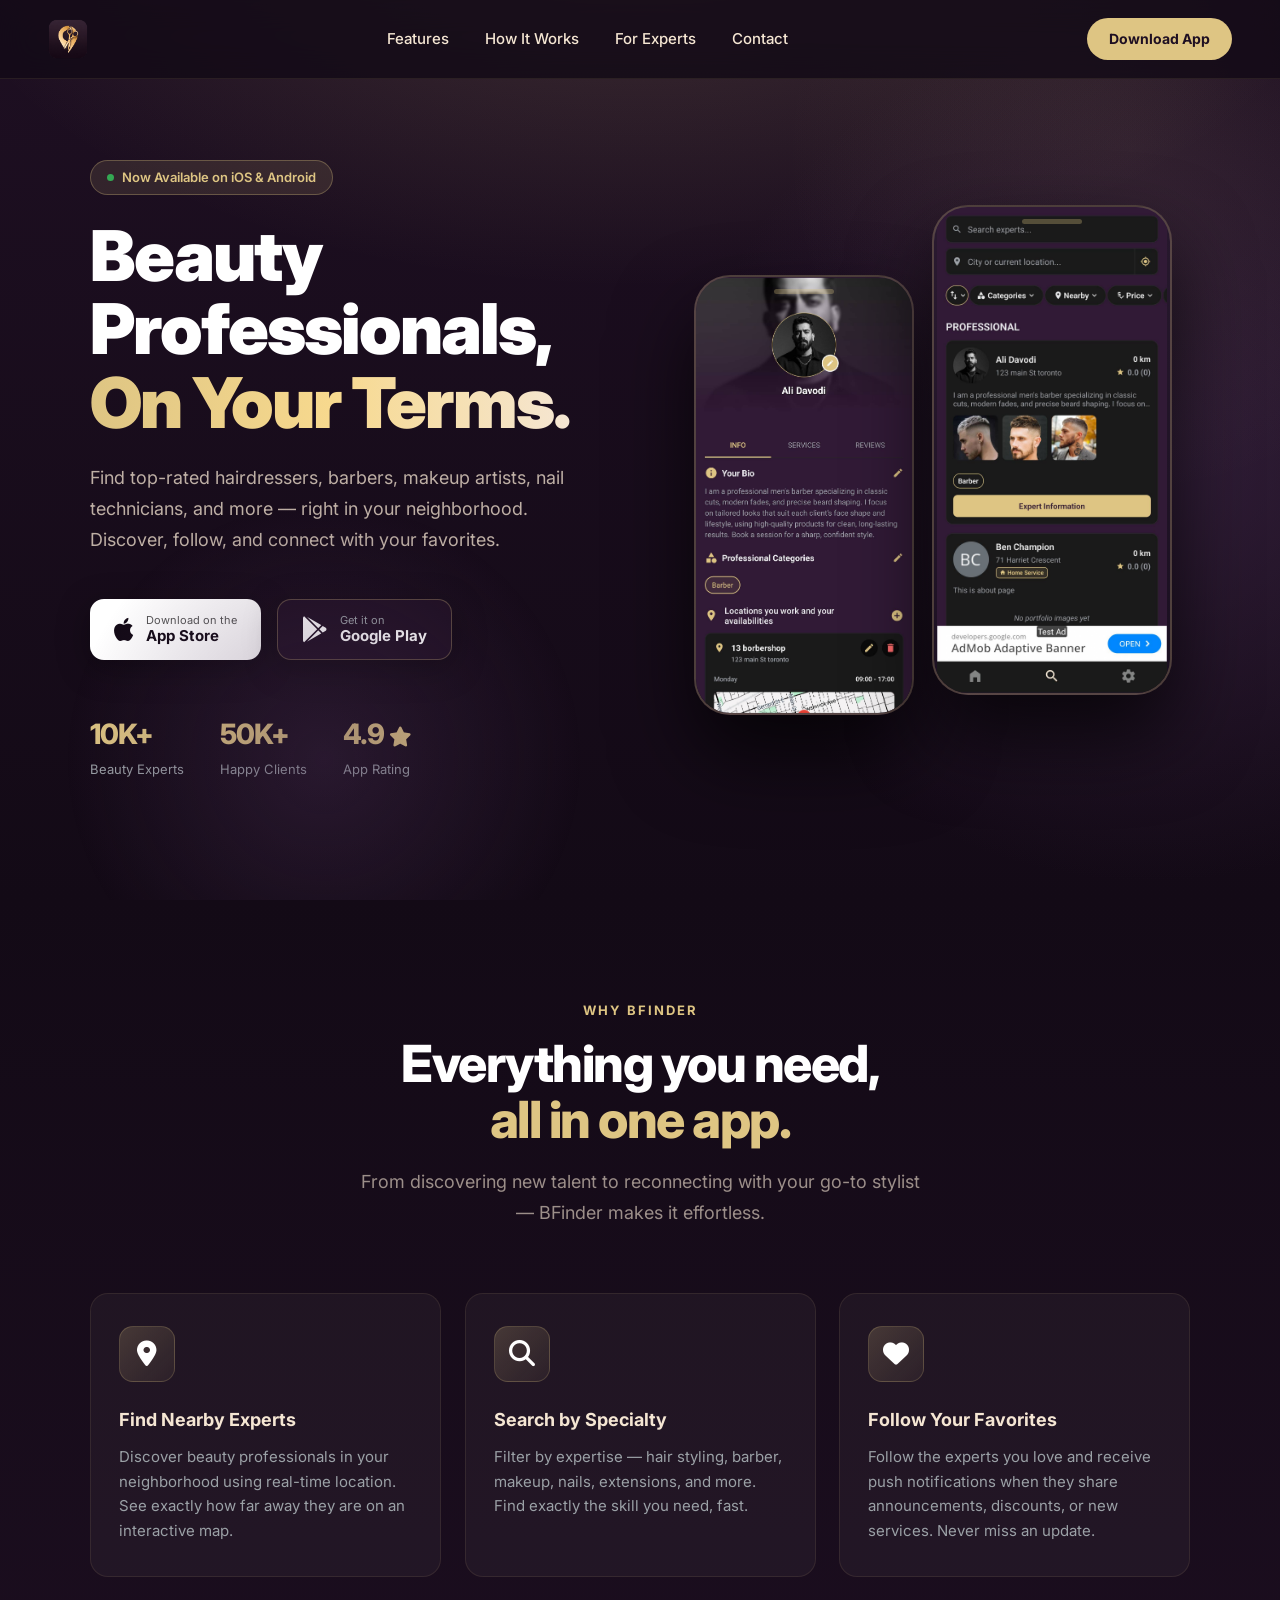
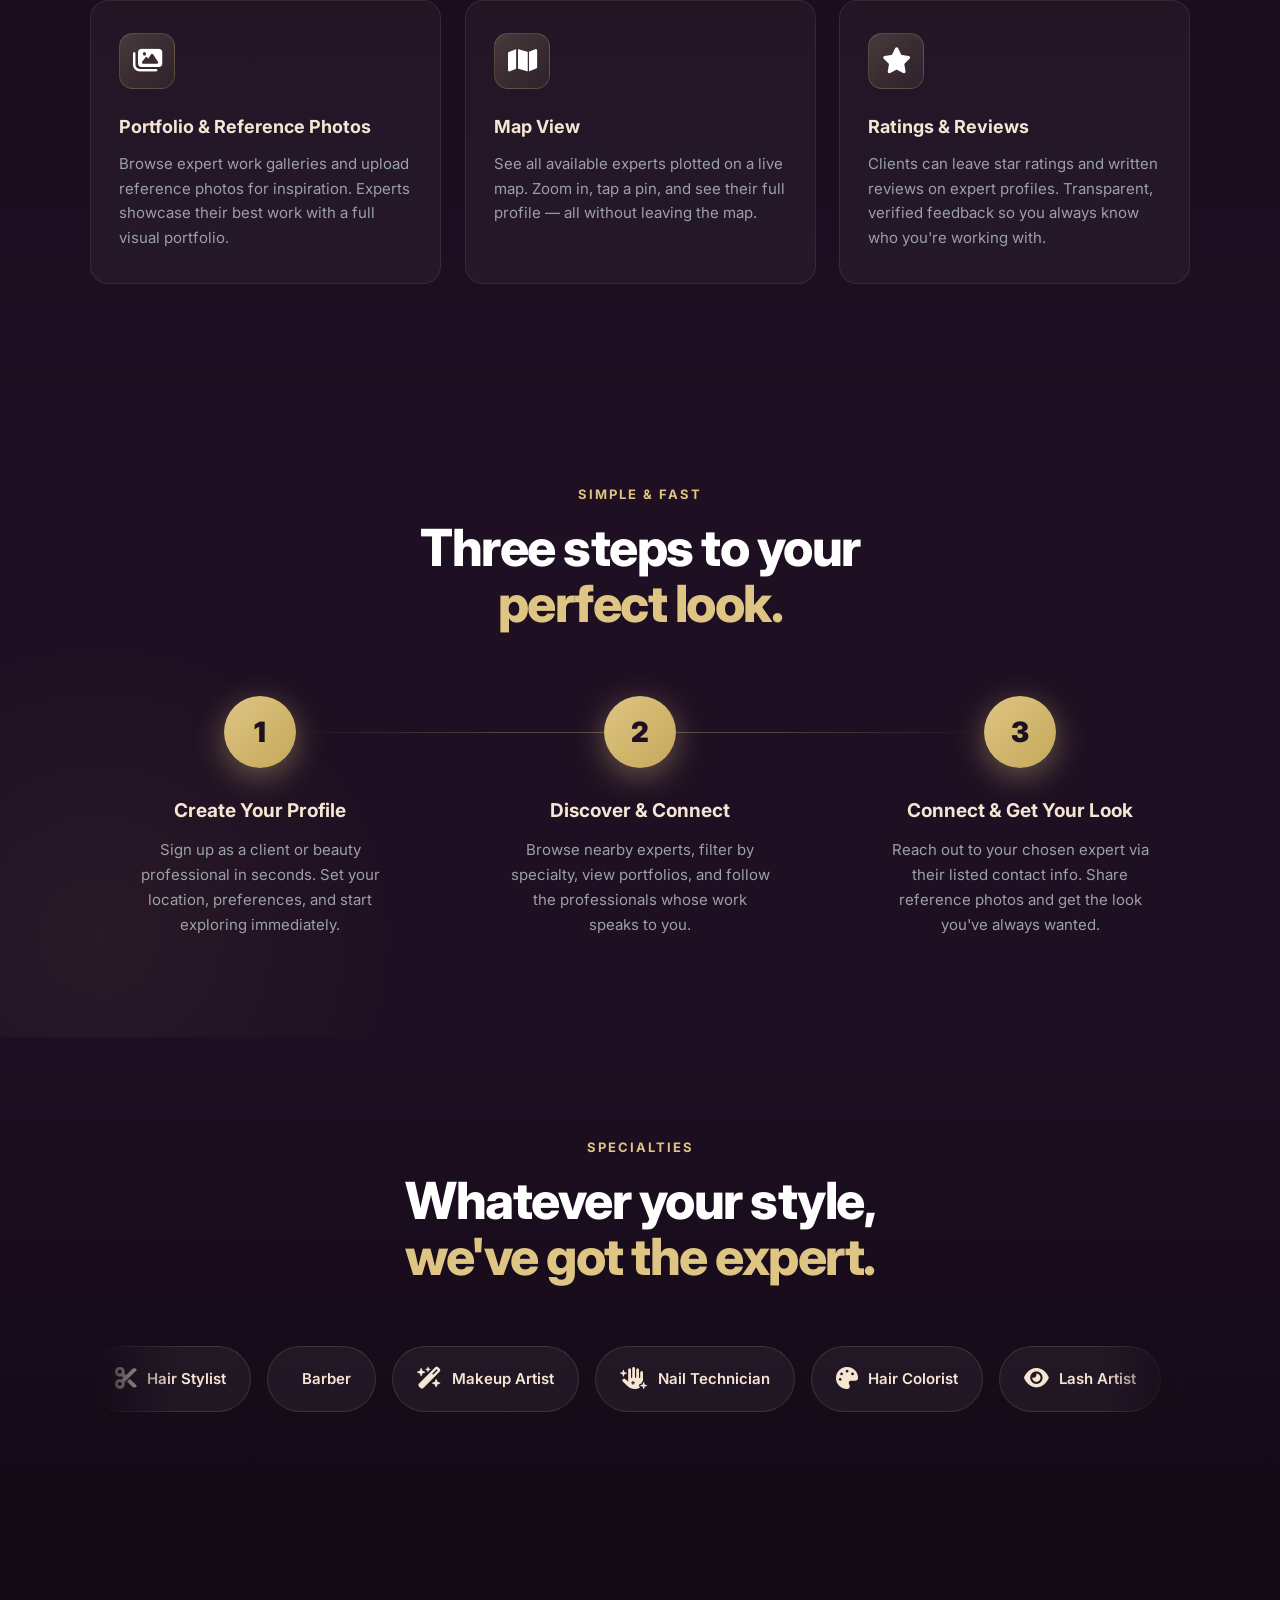
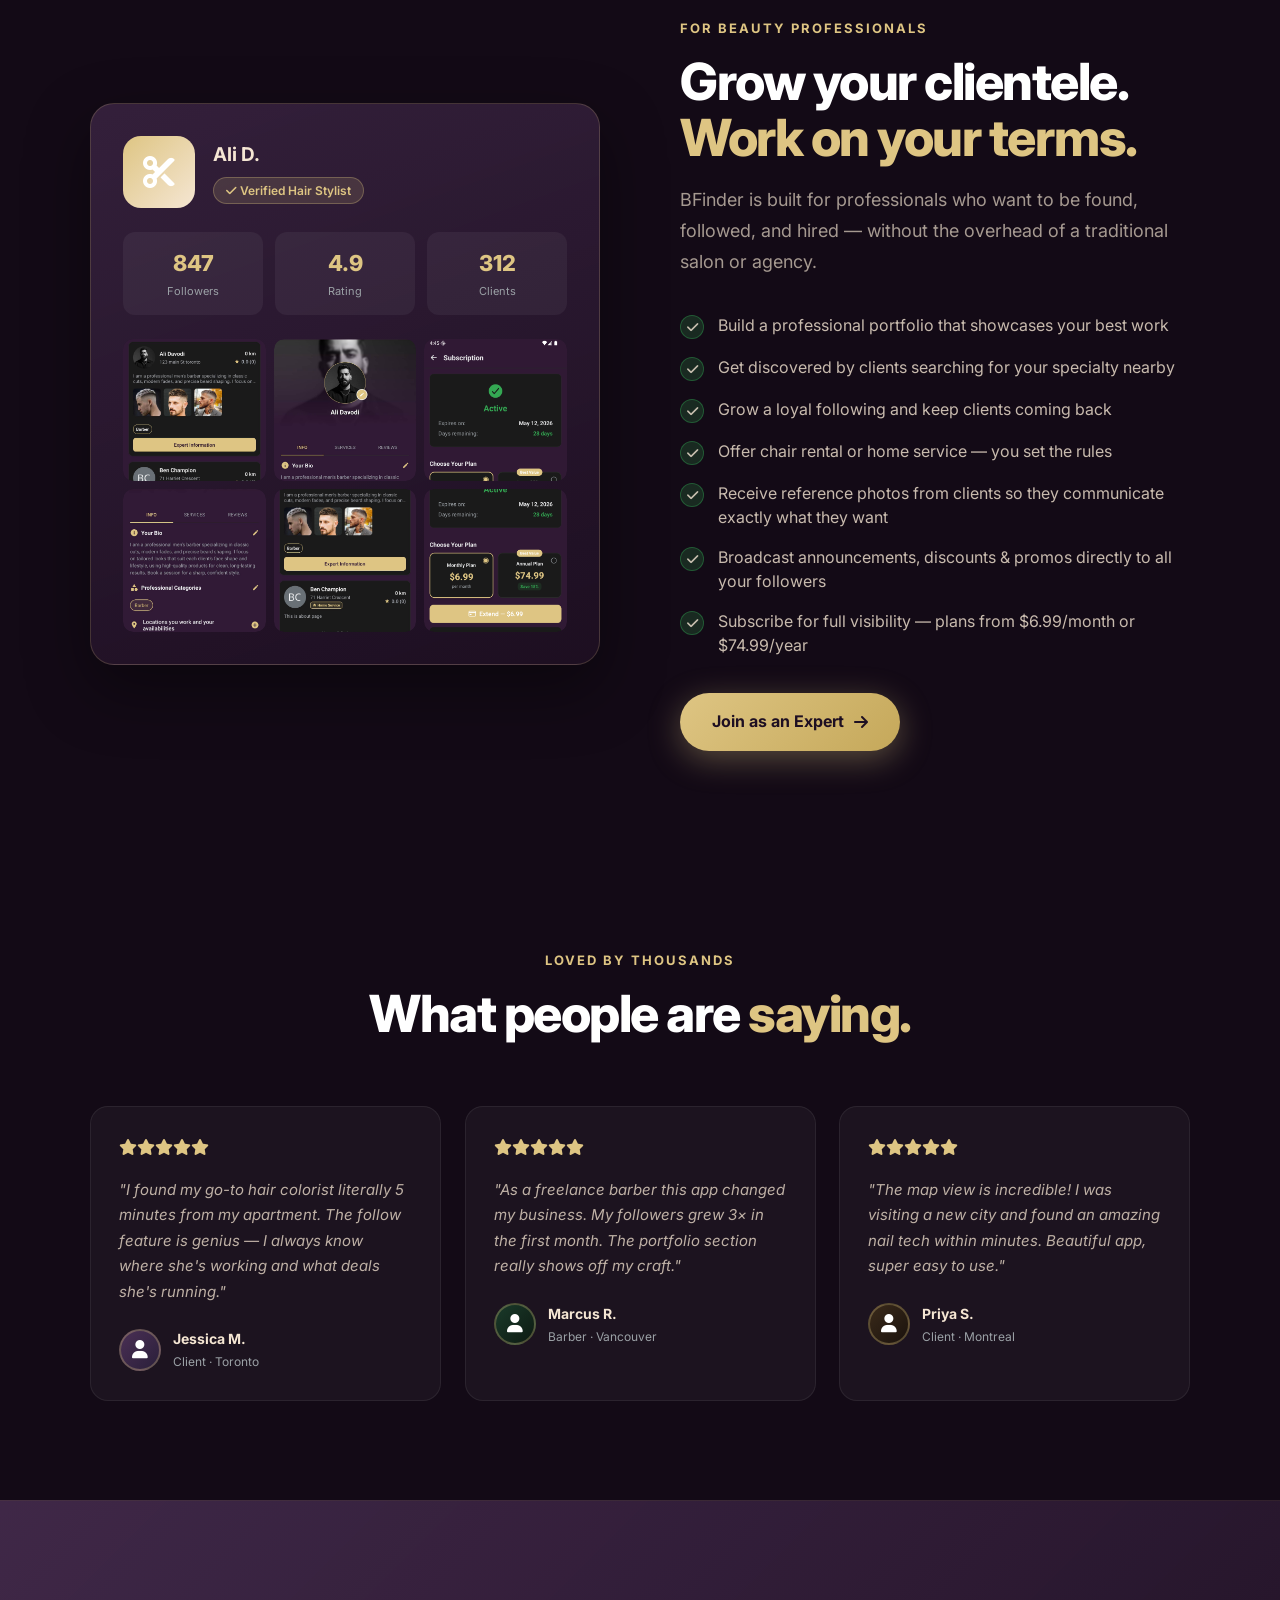
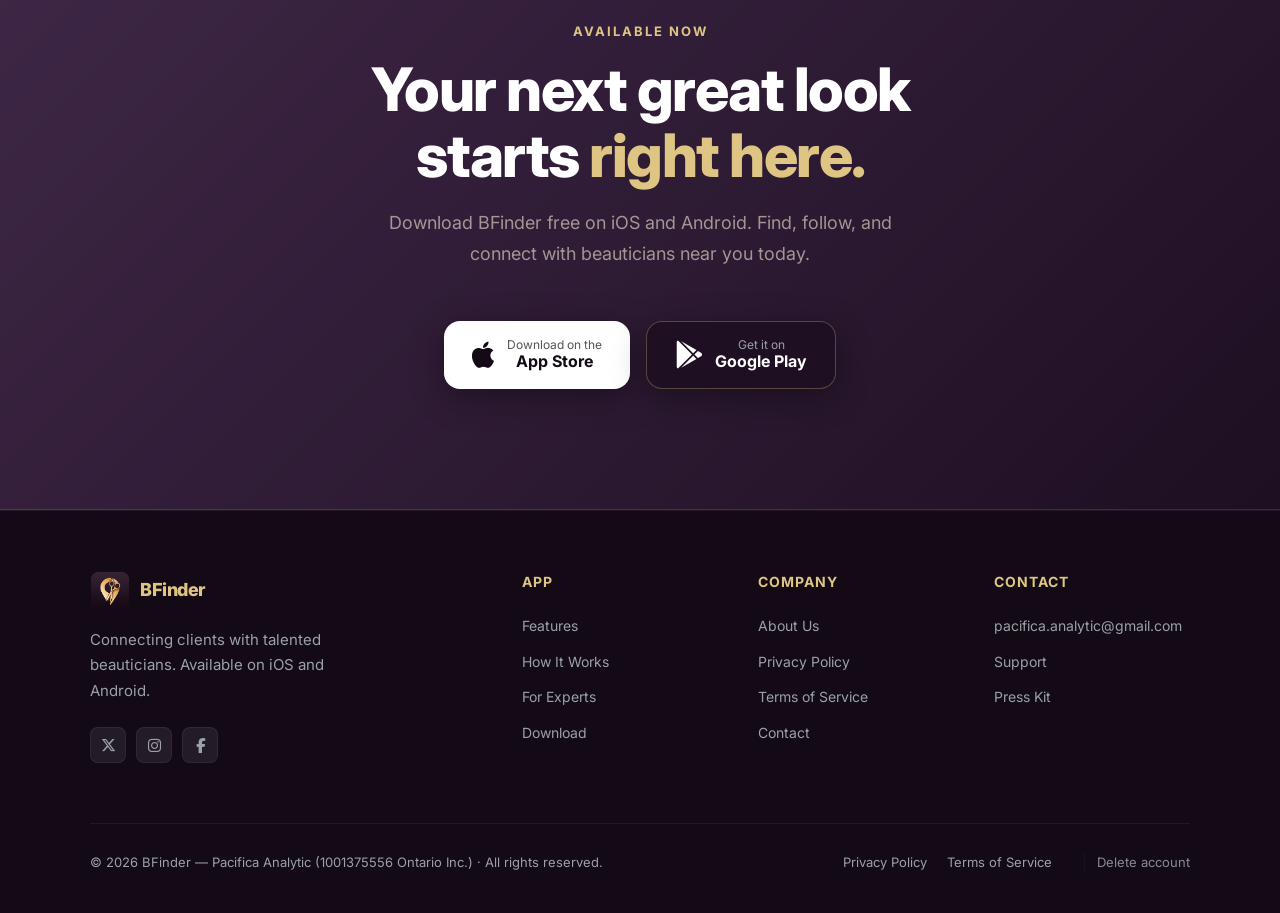
<file: index.html>
<!DOCTYPE html>
<html lang="en">
<head>
<meta charset="UTF-8">
<meta name="viewport" content="width=device-width, initial-scale=1.0">
<title>BFinder — Beautician Finder</title>
<meta name="description" content="BFinder — connect with top beauticians near you. Hairdressers, barbers, makeup artists, nail technicians and more.">
<meta name="google-site-verification" content="TVqCpFBTWD-VSv0azmbcBUUXZ6sW8XDsAtsCo4pwNXE">
<meta property="og:title" content="BFinder — Beautician Finder">
<meta property="og:description" content="Discover and connect with top-rated beauticians near you.">
<meta property="og:type" content="website">
<link rel="preconnect" href="https://fonts.googleapis.com">
<link rel="preconnect" href="https://fonts.gstatic.com" crossorigin>
<link href="https://fonts.googleapis.com/css2?family=Inter:wght@300;400;500;600;700;800;900&display=swap" rel="stylesheet">
<link rel="stylesheet" href="https://cdnjs.cloudflare.com/ajax/libs/font-awesome/6.5.1/css/all.min.css" integrity="sha512-DTOQO9RWCH3ppGqcWaEA1BIZOC6xxalwEsw9c2QQeAIftl+Vegovlnee1c9QX4TctnWMn13TZye+giMm8e2LwA==" crossorigin="anonymous" referrerpolicy="no-referrer">
<link rel="stylesheet" href="styles/landing.css">
</head>
<body>

<!-- NAV -->
<nav>
  <a href="#" class="nav-logo">
    <img src="images/logo.png" alt="BFinder" style="height:40px;display:inline-block;vertical-align:middle;">
  </a>
  <ul class="nav-links">
    <li><a href="#features">Features</a></li>
    <li><a href="#how-it-works">How It Works</a></li>
    <li><a href="#for-experts">For Experts</a></li>
    <li><a href="#contact">Contact</a></li>
  </ul>
  <a href="#download" class="nav-cta">Download App</a>
</nav>

<!-- HERO -->
<section class="hero">
  <div class="hero-inner">
    <div class="hero-text">
      <div class="hero-badge">
        <span class="dot"></span>
        Now Available on iOS &amp; Android
      </div>
      <h1>
        Beauty Professionals,<br>
        <span class="gradient">On Your Terms.</span>
      </h1>
      <p class="hero-sub">
        Find top-rated hairdressers, barbers, makeup artists, nail technicians,
        and more — right in your neighborhood. Discover, follow, and connect with your favorites.
      </p>
      <div class="hero-ctas">
        <a href="#download" class="btn-store">
          <span class="store-icon"><i class="fa-brands fa-apple"></i></span>
          <span class="store-text">
            <small>Download on the</small>
            App Store
          </span>
        </a>
        <a href="#download" class="btn-store dark">
          <span class="store-icon"><i class="fa-brands fa-google-play"></i></span>
          <span class="store-text">
            <small>Get it on</small>
            Google Play
          </span>
        </a>
      </div>
      <div class="hero-stats">
        <div class="stat">
          <span class="stat-num" data-count="10" data-suffix="K+">10K+</span>
          <span class="stat-label">Beauty Experts</span>
        </div>
        <div class="stat">
          <span class="stat-num" data-count="50" data-suffix="K+">50K+</span>
          <span class="stat-label">Happy Clients</span>
        </div>
        <div class="stat">
          <span class="stat-num">4.9 <i class="fa-solid fa-star" style="font-size:20px;"></i></span>
          <span class="stat-label">App Rating</span>
        </div>
      </div>
    </div>

    <div class="hero-visual">
      <div class="phone-glow"></div>
      <div class="phone-wrap">
        <div class="phone">
          <div class="phone-screen" style="padding:0;">
            <img src="images/2.jpg" alt="App Screenshot" style="width:100%;height:100%;object-fit:cover;border-radius:34px;display:block;">
          </div>
        </div>
        <div class="phone main">
          <div class="phone-screen" style="padding:0;">
            <img src="images/1.jpg" alt="App Screenshot" style="width:100%;height:100%;object-fit:contain;border-radius:34px;display:block;">
          </div>
        </div>
      </div>
    </div>
  </div>
</section>

<!-- FEATURES -->
<section class="features" id="features">
  <div class="section-inner">
    <div class="center reveal">
      <div class="section-tag">Why BFinder</div>
      <h2 class="section-title">Everything you need,<br><span class="gold">all in one app.</span></h2>
      <p class="section-sub" style="margin: 0 auto;">From discovering new talent to reconnecting with your go-to stylist — BFinder makes it effortless.</p>
    </div>
    <div class="features-grid">
      <div class="feature-card reveal">
        <div class="feature-icon"><i class="fa-solid fa-location-dot"></i></div>
        <h3>Find Nearby Experts</h3>
        <p>Discover beauty professionals in your neighborhood using real-time location. See exactly how far away they are on an interactive map.</p>
      </div>
      <div class="feature-card reveal">
        <div class="feature-icon"><i class="fa-solid fa-magnifying-glass"></i></div>
        <h3>Search by Specialty</h3>
        <p>Filter by expertise — hair styling, barber, makeup, nails, extensions, and more. Find exactly the skill you need, fast.</p>
      </div>
      <div class="feature-card reveal">
        <div class="feature-icon"><i class="fa-solid fa-heart"></i></div>
        <h3>Follow Your Favorites</h3>
        <p>Follow the experts you love and receive push notifications when they share announcements, discounts, or new services. Never miss an update.</p>
      </div>
      <div class="feature-card reveal">
        <div class="feature-icon"><i class="fa-solid fa-images"></i></div>
        <h3>Portfolio &amp; Reference Photos</h3>
        <p>Browse expert work galleries and upload reference photos for inspiration. Experts showcase their best work with a full visual portfolio.</p>
      </div>
      <div class="feature-card reveal">
        <div class="feature-icon"><i class="fa-solid fa-map"></i></div>
        <h3>Map View</h3>
        <p>See all available experts plotted on a live map. Zoom in, tap a pin, and see their full profile — all without leaving the map.</p>
      </div>
      <div class="feature-card reveal">
        <div class="feature-icon"><i class="fa-solid fa-star"></i></div>
        <h3>Ratings &amp; Reviews</h3>
        <p>Clients can leave star ratings and written reviews on expert profiles. Transparent, verified feedback so you always know who you're working with.</p>
      </div>
    </div>
  </div>
</section>

<!-- HOW IT WORKS -->
<section class="how" id="how-it-works">
  <div class="section-inner">
    <div class="center reveal">
      <div class="section-tag">Simple &amp; Fast</div>
      <h2 class="section-title">Three steps to your<br><span class="gold">perfect look.</span></h2>
    </div>
    <div class="how-steps">
      <div class="step reveal-scale">
        <div class="step-num">1</div>
        <h3>Create Your Profile</h3>
        <p>Sign up as a client or beauty professional in seconds. Set your location, preferences, and start exploring immediately.</p>
      </div>
      <div class="step reveal-scale">
        <div class="step-num">2</div>
        <h3>Discover &amp; Connect</h3>
        <p>Browse nearby experts, filter by specialty, view portfolios, and follow the professionals whose work speaks to you.</p>
      </div>
      <div class="step reveal-scale">
        <div class="step-num">3</div>
        <h3>Connect &amp; Get Your Look</h3>
        <p>Reach out to your chosen expert via their listed contact info. Share reference photos and get the look you've always wanted.</p>
      </div>
    </div>
  </div>
</section>

<!-- SPECIALTIES -->
<section class="specialties">
  <div class="section-inner">
    <div class="section-tag center">Specialties</div>
    <h2 class="section-title center">Whatever your style,<br><span class="gold">we've got the expert.</span></h2>
    <div class="specialties-grid">
      <div class="specialties-track" aria-hidden="false">
        <div class="specialty-pill"><span class="sp-icon"><i class="fa-solid fa-scissors"></i></span> Hair Stylist</div>
        <div class="specialty-pill"><span class="sp-icon"><i class="fa-solid fa-comb"></i></span> Barber</div>
        <div class="specialty-pill"><span class="sp-icon"><i class="fa-solid fa-wand-magic-sparkles"></i></span> Makeup Artist</div>
        <div class="specialty-pill"><span class="sp-icon"><i class="fa-solid fa-hand-sparkles"></i></span> Nail Technician</div>
        <div class="specialty-pill"><span class="sp-icon"><i class="fa-solid fa-palette"></i></span> Hair Colorist</div>
        <div class="specialty-pill"><span class="sp-icon"><i class="fa-solid fa-eye"></i></span> Lash Artist</div>
        <div class="specialty-pill"><span class="sp-icon"><i class="fa-solid fa-spa"></i></span> Esthetician</div>
        <div class="specialty-pill"><span class="sp-icon"><i class="fa-solid fa-comb"></i></span> Braider</div>
        <div class="specialty-pill"><span class="sp-icon"><i class="fa-solid fa-paintbrush"></i></span> Eyebrow Artist</div>
        <div class="specialty-pill"><span class="sp-icon"><i class="fa-solid fa-fire"></i></span> Keratin / Extensions</div>
        <!-- Duplicate for seamless loop -->
        <div class="specialty-pill" aria-hidden="true"><span class="sp-icon"><i class="fa-solid fa-scissors"></i></span> Hair Stylist</div>
        <div class="specialty-pill" aria-hidden="true"><span class="sp-icon"><i class="fa-solid fa-comb"></i></span> Barber</div>
        <div class="specialty-pill" aria-hidden="true"><span class="sp-icon"><i class="fa-solid fa-wand-magic-sparkles"></i></span> Makeup Artist</div>
        <div class="specialty-pill" aria-hidden="true"><span class="sp-icon"><i class="fa-solid fa-hand-sparkles"></i></span> Nail Technician</div>
        <div class="specialty-pill" aria-hidden="true"><span class="sp-icon"><i class="fa-solid fa-palette"></i></span> Hair Colorist</div>
        <div class="specialty-pill" aria-hidden="true"><span class="sp-icon"><i class="fa-solid fa-eye"></i></span> Lash Artist</div>
        <div class="specialty-pill" aria-hidden="true"><span class="sp-icon"><i class="fa-solid fa-spa"></i></span> Esthetician</div>
        <div class="specialty-pill" aria-hidden="true"><span class="sp-icon"><i class="fa-solid fa-comb"></i></span> Braider</div>
        <div class="specialty-pill" aria-hidden="true"><span class="sp-icon"><i class="fa-solid fa-paintbrush"></i></span> Eyebrow Artist</div>
        <div class="specialty-pill" aria-hidden="true"><span class="sp-icon"><i class="fa-solid fa-fire"></i></span> Keratin / Extensions</div>
      </div>
    </div>
  </div>
</section>

<!-- FOR EXPERTS -->
<section class="for-experts" id="for-experts">
  <div class="section-inner">
    <div class="experts-split">
      <div class="experts-visual reveal-left">
        <div class="expert-profile-card">
          <div class="profile-header">
            <div class="profile-avatar-big"><i class="fa-solid fa-scissors"></i></div>
            <div class="profile-info">
              <h4>Ali D.</h4>
              <span class="role-badge"><i class="fa-solid fa-check"></i> Verified Hair Stylist</span>
            </div>
          </div>
          <div class="profile-stats">
            <div class="pstat"><div class="pstat-num">847</div><div class="pstat-label">Followers</div></div>
            <div class="pstat"><div class="pstat-num">4.9</div><div class="pstat-label">Rating</div></div>
            <div class="pstat"><div class="pstat-num">312</div><div class="pstat-label">Clients</div></div>
          </div>
          <div class="photo-grid">
            <div class="photo-tile"><img src="images/1.jpg" alt="App Screenshot" style="width:100%;height:100%;object-fit:cover;border-radius:10px;display:block;"></div>
            <div class="photo-tile"><img src="images/2.jpg" alt="App Screenshot" style="width:100%;height:100%;object-fit:cover;border-radius:10px;display:block;object-position:center top;"></div>
            <div class="photo-tile"><img src="images/3.png" alt="App Screenshot" style="width:100%;height:100%;object-fit:cover;border-radius:10px;display:block;object-position:center top;"></div>
            <div class="photo-tile"><img src="images/2.jpg" alt="App Screenshot" style="width:100%;height:100%;object-fit:cover;border-radius:10px;display:block;object-position:center 60%;"></div>
            <div class="photo-tile"><img src="images/1.jpg" alt="App Screenshot" style="width:100%;height:100%;object-fit:cover;border-radius:10px;display:block;object-position:center 70%;"></div>
            <div class="photo-tile"><img src="images/3.png" alt="App Screenshot" style="width:100%;height:100%;object-fit:cover;border-radius:10px;display:block;object-position:center 40%;"></div>
          </div>
        </div>
      </div>
      <div class="experts-content reveal-right">
        <div class="section-tag">For Beauty Professionals</div>
        <h2 class="section-title">Grow your clientele.<br><span class="gold">Work on your terms.</span></h2>
        <p class="section-sub">BFinder is built for professionals who want to be found, followed, and hired — without the overhead of a traditional salon or agency.</p>
        <ul class="benefit-list">
          <li><span class="check"><i class="fa-solid fa-check"></i></span><span>Build a professional portfolio that showcases your best work</span></li>
          <li><span class="check"><i class="fa-solid fa-check"></i></span><span>Get discovered by clients searching for your specialty nearby</span></li>
          <li><span class="check"><i class="fa-solid fa-check"></i></span><span>Grow a loyal following and keep clients coming back</span></li>
          <li><span class="check"><i class="fa-solid fa-check"></i></span><span>Offer chair rental or home service — you set the rules</span></li>
          <li><span class="check"><i class="fa-solid fa-check"></i></span><span>Receive reference photos from clients so they communicate exactly what they want</span></li>
          <li><span class="check"><i class="fa-solid fa-check"></i></span><span>Broadcast announcements, discounts &amp; promos directly to all your followers</span></li>
          <li><span class="check"><i class="fa-solid fa-check"></i></span><span>Subscribe for full visibility — plans from $6.99/month or $74.99/year</span></li>
        </ul>
        <a href="#download" class="btn-gold">Join as an Expert <i class="fa-solid fa-arrow-right"></i></a>
      </div>
    </div>
  </div>
</section>

<!-- TESTIMONIALS -->
<section class="testimonials">
  <div class="section-inner">
    <div class="center reveal">
      <div class="section-tag">Loved by Thousands</div>
      <h2 class="section-title">What people are <span class="gold">saying.</span></h2>
    </div>
    <div class="testimonials-grid">
      <div class="tcard reveal">
        <div class="tcard-stars"><i class="fa-solid fa-star"></i><i class="fa-solid fa-star"></i><i class="fa-solid fa-star"></i><i class="fa-solid fa-star"></i><i class="fa-solid fa-star"></i></div>
        <p class="tcard-text">"I found my go-to hair colorist literally 5 minutes from my apartment. The follow feature is genius — I always know where she's working and what deals she's running."</p>
        <div class="tcard-author">
          <div class="tcard-avatar" style="background:linear-gradient(135deg,#4a2f54,#2a1f3a);"><i class="fa-solid fa-user"></i></div>
          <div class="tcard-author-info"><div class="name">Jessica M.</div><div class="role">Client · Toronto</div></div>
        </div>
      </div>
      <div class="tcard reveal">
        <div class="tcard-stars"><i class="fa-solid fa-star"></i><i class="fa-solid fa-star"></i><i class="fa-solid fa-star"></i><i class="fa-solid fa-star"></i><i class="fa-solid fa-star"></i></div>
        <p class="tcard-text">"As a freelance barber this app changed my business. My followers grew 3× in the first month. The portfolio section really shows off my craft."</p>
        <div class="tcard-author">
          <div class="tcard-avatar" style="background:linear-gradient(135deg,#1a3a2a,#0d1a12);"><i class="fa-solid fa-user"></i></div>
          <div class="tcard-author-info"><div class="name">Marcus R.</div><div class="role">Barber · Vancouver</div></div>
        </div>
      </div>
      <div class="tcard reveal">
        <div class="tcard-stars"><i class="fa-solid fa-star"></i><i class="fa-solid fa-star"></i><i class="fa-solid fa-star"></i><i class="fa-solid fa-star"></i><i class="fa-solid fa-star"></i></div>
        <p class="tcard-text">"The map view is incredible! I was visiting a new city and found an amazing nail tech within minutes. Beautiful app, super easy to use."</p>
        <div class="tcard-author">
          <div class="tcard-avatar" style="background:linear-gradient(135deg,#3a2a1a,#1a120d);"><i class="fa-solid fa-user"></i></div>
          <div class="tcard-author-info"><div class="name">Priya S.</div><div class="role">Client · Montreal</div></div>
        </div>
      </div>
    </div>
  </div>
</section>

<!-- DOWNLOAD CTA -->
<section class="download-cta" id="download">
  <div class="section-inner">
    <div class="section-tag center reveal">Available Now</div>
    <h2 class="section-title center reveal" style="--reveal-delay:0.08s">Your next great look<br>starts <span class="gold">right here.</span></h2>
    <p class="section-sub center reveal" style="--reveal-delay:0.16s">Download BFinder free on iOS and Android. Find, follow, and connect with beauticians near you today.</p>
    <div class="download-btns reveal" style="--reveal-delay:0.24s">
      <a href="#" class="btn-store" style="padding:16px 28px;font-size:16px;border-radius:16px;">
        <span class="store-icon" style="font-size:30px;"><i class="fa-brands fa-apple"></i></span>
        <span class="store-text"><small style="font-size:12px;">Download on the</small> App Store</span>
      </a>
      <a href="#" class="btn-store dark" style="padding:16px 28px;font-size:16px;border-radius:16px;">
        <span class="store-icon" style="font-size:28px;"><i class="fa-brands fa-google-play"></i></span>
        <span class="store-text"><small style="font-size:12px;">Get it on</small> Google Play</span>
      </a>
    </div>
  </div>
</section>

<!-- FOOTER -->
<footer id="contact">
  <div class="footer-inner">
    <div class="footer-top">
      <div class="footer-brand">
        <div class="nav-logo" style="font-size:18px;display:flex;align-items:center;gap:10px;">
          <img src="images/logo.png" alt="BFinder" style="height:40px;">
          <span>BFinder</span>
        </div>
        <p>Connecting clients with talented beauticians. Available on iOS and Android.</p>
        <div class="social-links">
          <a href="#" class="social-btn"><i class="fa-brands fa-x-twitter"></i></a>
          <a href="#" class="social-btn"><i class="fa-brands fa-instagram"></i></a>
          <a href="#" class="social-btn"><i class="fa-brands fa-facebook-f"></i></a>
        </div>
      </div>
      <div class="footer-col">
        <h5>App</h5>
        <ul>
          <li><a href="#features">Features</a></li>
          <li><a href="#how-it-works">How It Works</a></li>
          <li><a href="#for-experts">For Experts</a></li>
          <li><a href="#download">Download</a></li>
        </ul>
      </div>
      <div class="footer-col">
        <h5>Company</h5>
        <ul>
          <li><a href="#">About Us</a></li>
          <li><a href="privacy-policy.html">Privacy Policy</a></li>
          <li><a href="#">Terms of Service</a></li>
          <li><a href="#">Contact</a></li>
        </ul>
      </div>
      <div class="footer-col">
        <h5>Contact</h5>
        <ul>
          <li><a href="mailto:pacifica.analytic@gmail.com">pacifica.analytic@gmail.com</a></li>
          <li><a href="#">Support</a></li>
          <li><a href="#">Press Kit</a></li>
        </ul>
      </div>
    </div>
    <div class="footer-bottom">
      <span>© 2026 BFinder — Pacifica Analytic (1001375556 Ontario Inc.) · All rights reserved.</span>
      <div style="display:flex;gap:20px;">
        <a href="privacy-policy.html">Privacy Policy</a>
        <a href="#">Terms of Service</a>
        <a href="delete-account.html" class="footer-link" aria-label="Delete account page">Delete account</a>
      </div>
    </div>
  </div>
</footer>

<script>
  // ── Scroll Reveal ────────────────────────────────────────────────
  (function () {
    var els = document.querySelectorAll('.reveal, .reveal-left, .reveal-right, .reveal-scale');
    if (!('IntersectionObserver' in window)) {
      els.forEach(function (el) { el.classList.add('is-visible'); });
      return;
    }
    var observer = new IntersectionObserver(function (entries) {
      entries.forEach(function (entry) {
        if (entry.isIntersecting) {
          entry.target.classList.add('is-visible');
          observer.unobserve(entry.target);
        }
      });
    }, { threshold: 0.1, rootMargin: '0px 0px -50px 0px' });
    els.forEach(function (el) { observer.observe(el); });
  })();

  // ── Counter Animation ────────────────────────────────────────────
  (function () {
    function easeOutCubic(t) { return 1 - Math.pow(1 - t, 3); }
    function animateCounter(el) {
      var end = parseFloat(el.dataset.count);
      var suffix = el.dataset.suffix || '';
      var isFloat = el.dataset.count.indexOf('.') !== -1;
      var duration = 1800;
      var startTime = null;
      function tick(now) {
        if (!startTime) startTime = now;
        var elapsed = now - startTime;
        var progress = Math.min(elapsed / duration, 1);
        var val = easeOutCubic(progress) * end;
        el.textContent = (isFloat ? val.toFixed(1) : Math.floor(val)) + suffix;
        if (progress < 1) requestAnimationFrame(tick);
      }
      requestAnimationFrame(tick);
    }
    if (!('IntersectionObserver' in window)) return;
    var counterObserver = new IntersectionObserver(function (entries) {
      entries.forEach(function (entry) {
        if (entry.isIntersecting) {
          animateCounter(entry.target);
          counterObserver.unobserve(entry.target);
        }
      });
    }, { threshold: 0.5 });
    document.querySelectorAll('[data-count]').forEach(function (el) {
      counterObserver.observe(el);
    });
  })();
</script>

</body>
</html>
</file>
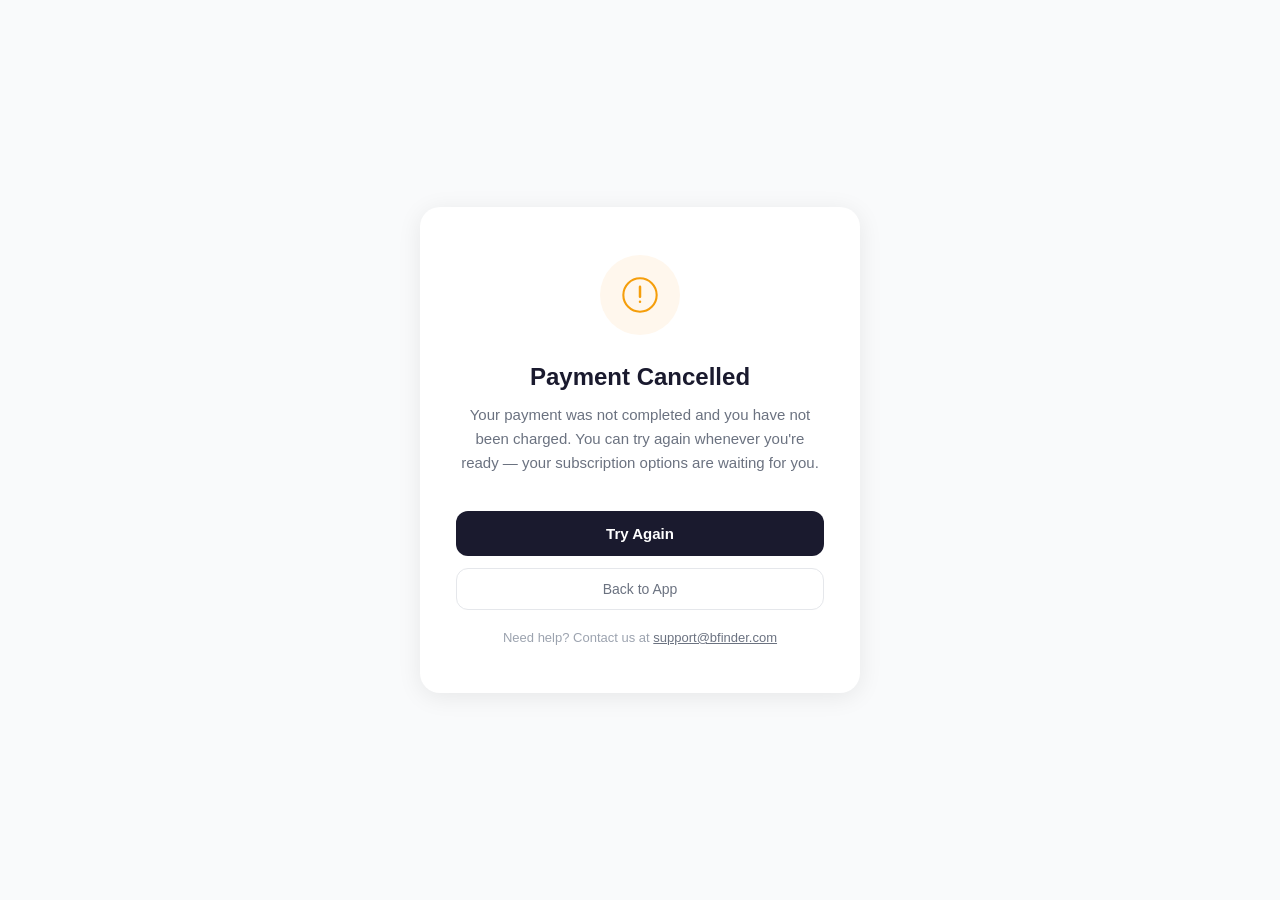
<file: cancel.html>
<!DOCTYPE html>
<html lang="en">
<head>
  <meta charset="UTF-8" />
  <meta name="viewport" content="width=device-width, initial-scale=1.0" />
  <title>Payment Cancelled – BFinder</title>
  <style>
    * { box-sizing: border-box; margin: 0; padding: 0; }
    body {
      font-family: -apple-system, BlinkMacSystemFont, "Segoe UI", Roboto, sans-serif;
      background: #f9fafb;
      color: #1a1a2e;
      min-height: 100vh;
      display: flex;
      align-items: center;
      justify-content: center;
      padding: 24px 16px;
    }
    .card {
      max-width: 440px;
      width: 100%;
      background: #ffffff;
      border-radius: 20px;
      box-shadow: 0 4px 24px rgba(0, 0, 0, 0.08);
      padding: 48px 36px;
      text-align: center;
    }
    .icon-circle {
      width: 80px;
      height: 80px;
      border-radius: 50%;
      background: #fff7ed;
      display: flex;
      align-items: center;
      justify-content: center;
      margin: 0 auto 28px;
    }
    .x-icon {
      width: 40px;
      height: 40px;
      stroke: #f59e0b;
      stroke-width: 3;
      fill: none;
      stroke-linecap: round;
      stroke-linejoin: round;
    }
    h1 {
      font-size: 24px;
      font-weight: 700;
      color: #1a1a2e;
      margin-bottom: 12px;
    }
    .subtitle {
      font-size: 15px;
      color: #6b7280;
      line-height: 1.6;
      margin-bottom: 36px;
    }
    .btn-primary {
      display: block;
      background: #1a1a2e;
      color: #ffffff;
      font-size: 15px;
      font-weight: 600;
      padding: 14px 32px;
      border-radius: 12px;
      text-decoration: none;
      transition: background 0.2s;
      width: 100%;
      margin-bottom: 12px;
    }
    .btn-primary:hover { background: #2d2d44; }
    .btn-secondary {
      display: block;
      background: transparent;
      color: #6b7280;
      font-size: 14px;
      font-weight: 500;
      padding: 12px 32px;
      border-radius: 12px;
      text-decoration: none;
      border: 1px solid #e5e7eb;
      transition: background 0.2s, color 0.2s;
      width: 100%;
    }
    .btn-secondary:hover { background: #f3f4f6; color: #1a1a2e; }
    .note {
      margin-top: 20px;
      font-size: 13px;
      color: #9ca3af;
    }
  </style>
</head>
<body>
  <div class="card">
    <div class="icon-circle">
      <svg class="x-icon" viewBox="0 0 48 48">
        <circle cx="24" cy="24" r="20" stroke="#f59e0b" stroke-width="2.5" fill="none"/>
        <line x1="24" y1="14" x2="24" y2="26"/>
        <circle cx="24" cy="32" r="1.5" fill="#f59e0b" stroke="none"/>
      </svg>
    </div>

    <h1>Payment Cancelled</h1>
    <p class="subtitle">
      Your payment was not completed and you have not been charged.
      You can try again whenever you're ready — your subscription options are waiting for you.
    </p>

    <a class="btn-primary" href="bfinder://subscription">Try Again</a>
    <a class="btn-secondary" href="bfinder://">Back to App</a>

    <p class="note">
      Need help? Contact us at
      <a href="mailto:support@bfinder.com" style="color:#6b7280;">support@bfinder.com</a>
    </p>
  </div>
</body>
</html>
</file>
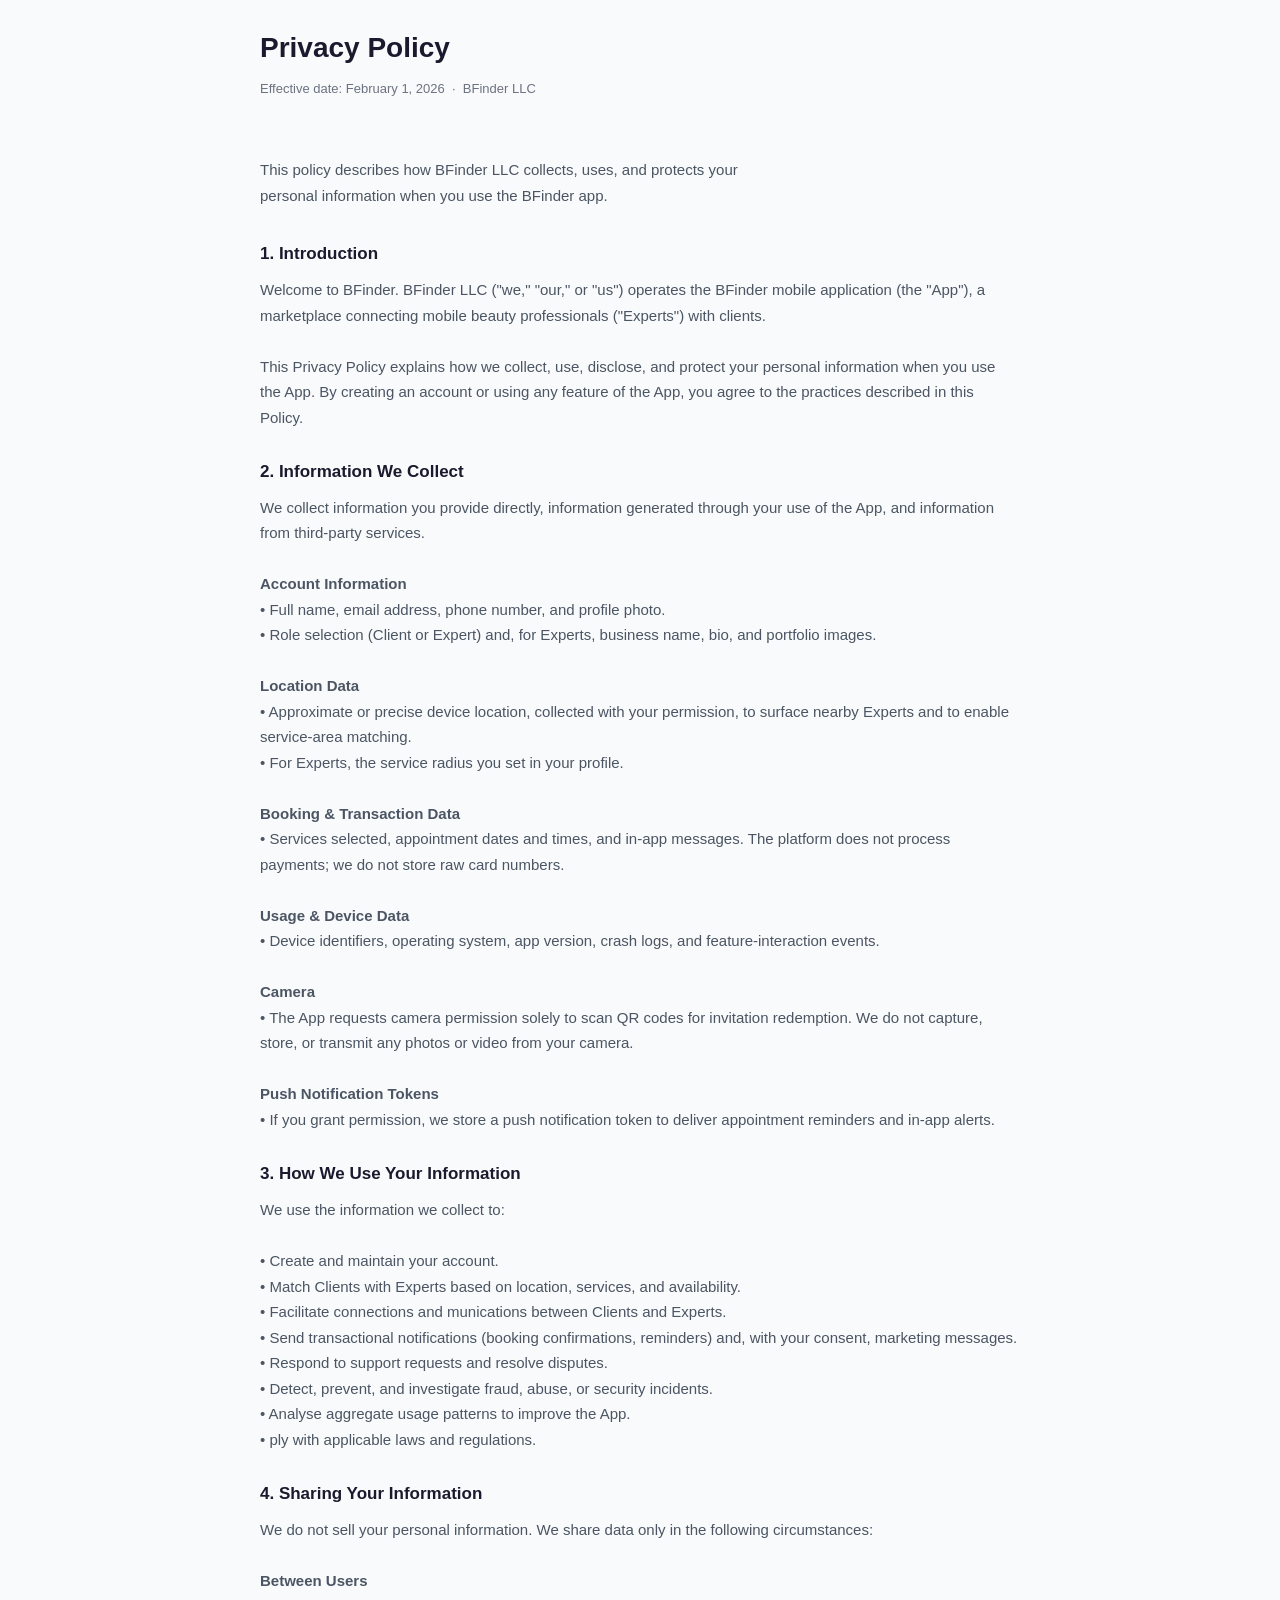
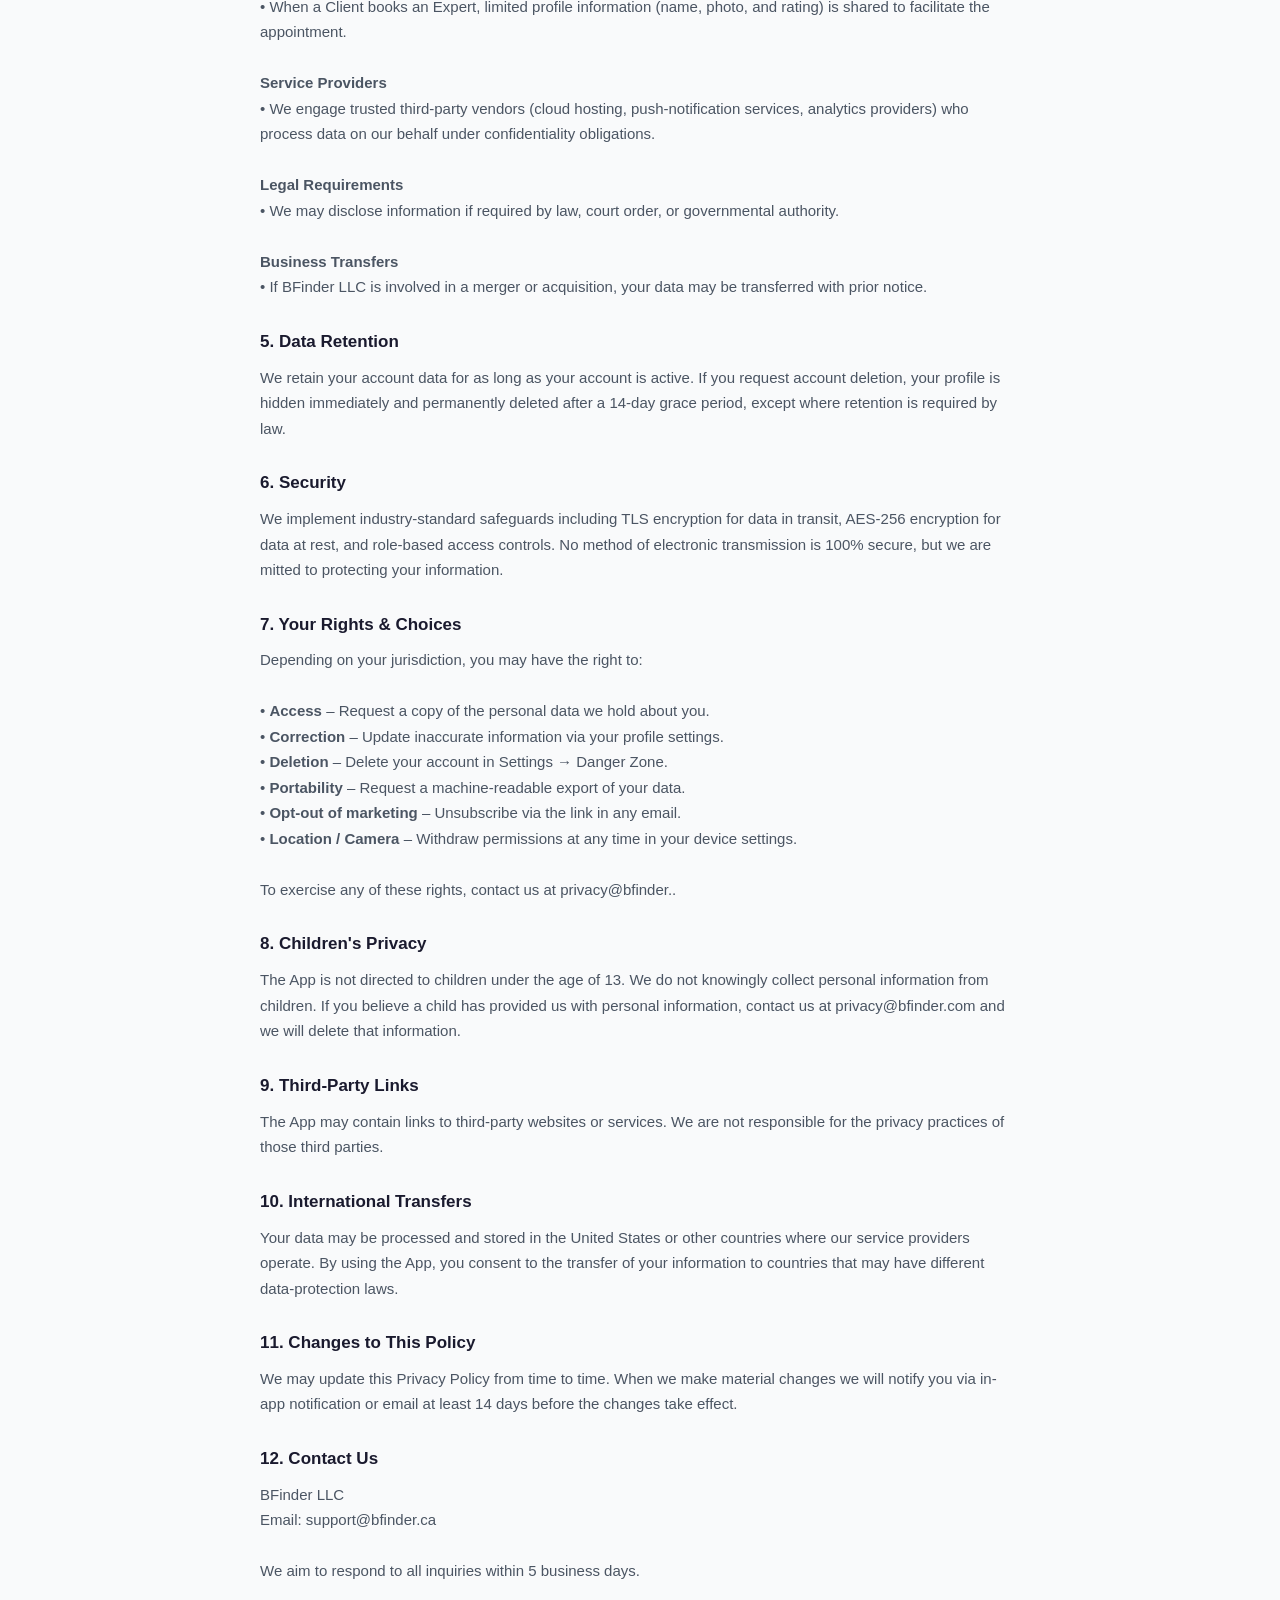
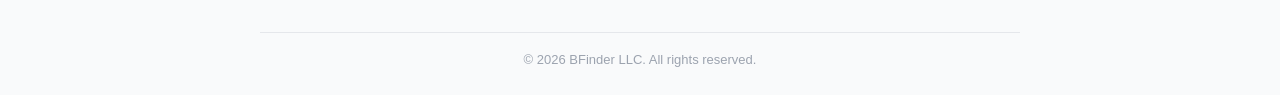
<file: privacy-policy.html>
<!DOCTYPE html>
<html lang="en">
<head>
  <meta charset="UTF-8" />
  <meta name="viewport" content="width=device-width, initial-scale=1.0" />
  <title>Privacy Policy – BFinder</title>
  <style>
    * { box-sizing: border-box; margin: 0; padding: 0; }
    body {
      font-family: -apple-system, BlinkMacSystemFont, "Segoe UI", Roboto, sans-serif;
      background: #f9fafb;
      color: #1a1a2e;
      line-height: 1.7;
      padding: 24px 16px;
    }
    .container { max-width: 760px; margin: 0 auto; }
    header { margin-bottom: 32px; }
    h1 { font-size: 28px; font-weight: 700; color: #1a1a2e; margin-bottom: 6px; }
    .meta { font-size: 13px; color: #6b7280; }
    .intro { font-size: 15px; color: #4b5563; margin-bottom: 32px; }
    section { margin-bottom: 28px; }
    h2 { font-size: 17px; font-weight: 700; color: #1a1a2e; margin-bottom: 8px; }
    p { font-size: 15px; color: #4b5563; white-space: pre-line; }
    footer {
      margin-top: 48px;
      padding-top: 16px;
      border-top: 1px solid #e5e7eb;
      font-size: 13px;
      color: #9ca3af;
      text-align: center;
    }
  </style>
</head>
<body>
  <div class="container">
    <header>
      <h1>Privacy Policy</h1>
      <p class="meta">Effective date: February 1, 2026 &nbsp;·&nbsp; BFinder LLC</p>
    </header>

    <p class="intro">
      This policy describes how BFinder LLC collects, uses, and protects your
      personal information when you use the BFinder app.
    </p>

    <section>
      <h2>1. Introduction</h2>
      <p>Welcome to BFinder. BFinder LLC ("we," "our," or "us") operates the BFinder mobile application (the "App"), a marketplace connecting mobile beauty professionals ("Experts") with clients.

This Privacy Policy explains how we collect, use, disclose, and protect your personal information when you use the App. By creating an account or using any feature of the App, you agree to the practices described in this Policy.</p>
    </section>

    <section>
      <h2>2. Information We Collect</h2>
      <p>We collect information you provide directly, information generated through your use of the App, and information from third-party services.

<strong>Account Information</strong>
• Full name, email address, phone number, and profile photo.
• Role selection (Client or Expert) and, for Experts, business name, bio, and portfolio images.

<strong>Location Data</strong>
• Approximate or precise device location, collected with your permission, to surface nearby Experts and to enable service-area matching.
• For Experts, the service radius you set in your profile.

<strong>Booking &amp; Transaction Data</strong>
• Services selected, appointment dates and times, and in-app messages. The platform does not process payments; we do not store raw card numbers.

<strong>Usage &amp; Device Data</strong>
• Device identifiers, operating system, app version, crash logs, and feature-interaction events.

<strong>Camera</strong>
• The App requests camera permission solely to scan QR codes for invitation redemption. We do not capture, store, or transmit any photos or video from your camera.

<strong>Push Notification Tokens</strong>
• If you grant permission, we store a push notification token to deliver appointment reminders and in-app alerts.</p>
    </section>

    <section>
      <h2>3. How We Use Your Information</h2>
      <p>We use the information we collect to:

• Create and maintain your account.
• Match Clients with Experts based on location, services, and availability.
• Facilitate connections and munications between Clients and Experts.
• Send transactional notifications (booking confirmations, reminders) and, with your consent, marketing messages.
• Respond to support requests and resolve disputes.
• Detect, prevent, and investigate fraud, abuse, or security incidents.
• Analyse aggregate usage patterns to improve the App.
• ply with applicable laws and regulations.</p>
    </section>

    <section>
      <h2>4. Sharing Your Information</h2>
      <p>We do not sell your personal information. We share data only in the following circumstances:

<strong>Between Users</strong>
• When a Client books an Expert, limited profile information (name, photo, and rating) is shared to facilitate the appointment.

<strong>Service Providers</strong>
• We engage trusted third-party vendors (cloud hosting, push-notification services, analytics providers) who process data on our behalf under confidentiality obligations.

<strong>Legal Requirements</strong>
• We may disclose information if required by law, court order, or governmental authority.

<strong>Business Transfers</strong>
• If BFinder LLC is involved in a merger or acquisition, your data may be transferred with prior notice.</p>
    </section>

    <section>
      <h2>5. Data Retention</h2>
      <p>We retain your account data for as long as your account is active. If you request account deletion, your profile is hidden immediately and permanently deleted after a 14-day grace period, except where retention is required by law.</p>
    </section>

    <section>
      <h2>6. Security</h2>
      <p>We implement industry-standard safeguards including TLS encryption for data in transit, AES-256 encryption for data at rest, and role-based access controls. No method of electronic transmission is 100% secure, but we are mitted to protecting your information.</p>
    </section>

    <section>
      <h2>7. Your Rights &amp; Choices</h2>
      <p>Depending on your jurisdiction, you may have the right to:

• <strong>Access</strong> – Request a copy of the personal data we hold about you.
• <strong>Correction</strong> – Update inaccurate information via your profile settings.
• <strong>Deletion</strong> – Delete your account in Settings → Danger Zone.
• <strong>Portability</strong> – Request a machine-readable export of your data.
• <strong>Opt-out of marketing</strong> – Unsubscribe via the link in any email.
• <strong>Location / Camera</strong> – Withdraw permissions at any time in your device settings.

To exercise any of these rights, contact us at privacy@bfinder..</p>
    </section>

    <section>
      <h2>8. Children's Privacy</h2>
      <p>The App is not directed to children under the age of 13. We do not knowingly collect personal information from children. If you believe a child has provided us with personal information, contact us at privacy@bfinder.com and we will delete that information.</p>
    </section>

    <section>
      <h2>9. Third-Party Links</h2>
      <p>The App may contain links to third-party websites or services. We are not responsible for the privacy practices of those third parties.</p>
    </section>

    <section>
      <h2>10. International Transfers</h2>
      <p>Your data may be processed and stored in the United States or other countries where our service providers operate. By using the App, you consent to the transfer of your information to countries that may have different data-protection laws.</p>
    </section>

    <section>
      <h2>11. Changes to This Policy</h2>
      <p>We may update this Privacy Policy from time to time. When we make material changes we will notify you via in-app notification or email at least 14 days before the changes take effect.</p>
    </section>

    <section>
      <h2>12. Contact Us</h2>
      <p>BFinder LLC
Email: support@bfinder.ca

We aim to respond to all inquiries within 5 business days.</p>
    </section>

    <footer>
      &copy; <script>document.write(new Date().getFullYear())</script> BFinder LLC. All rights reserved.
    </footer>
  </div>
</body>
</html>
</file>
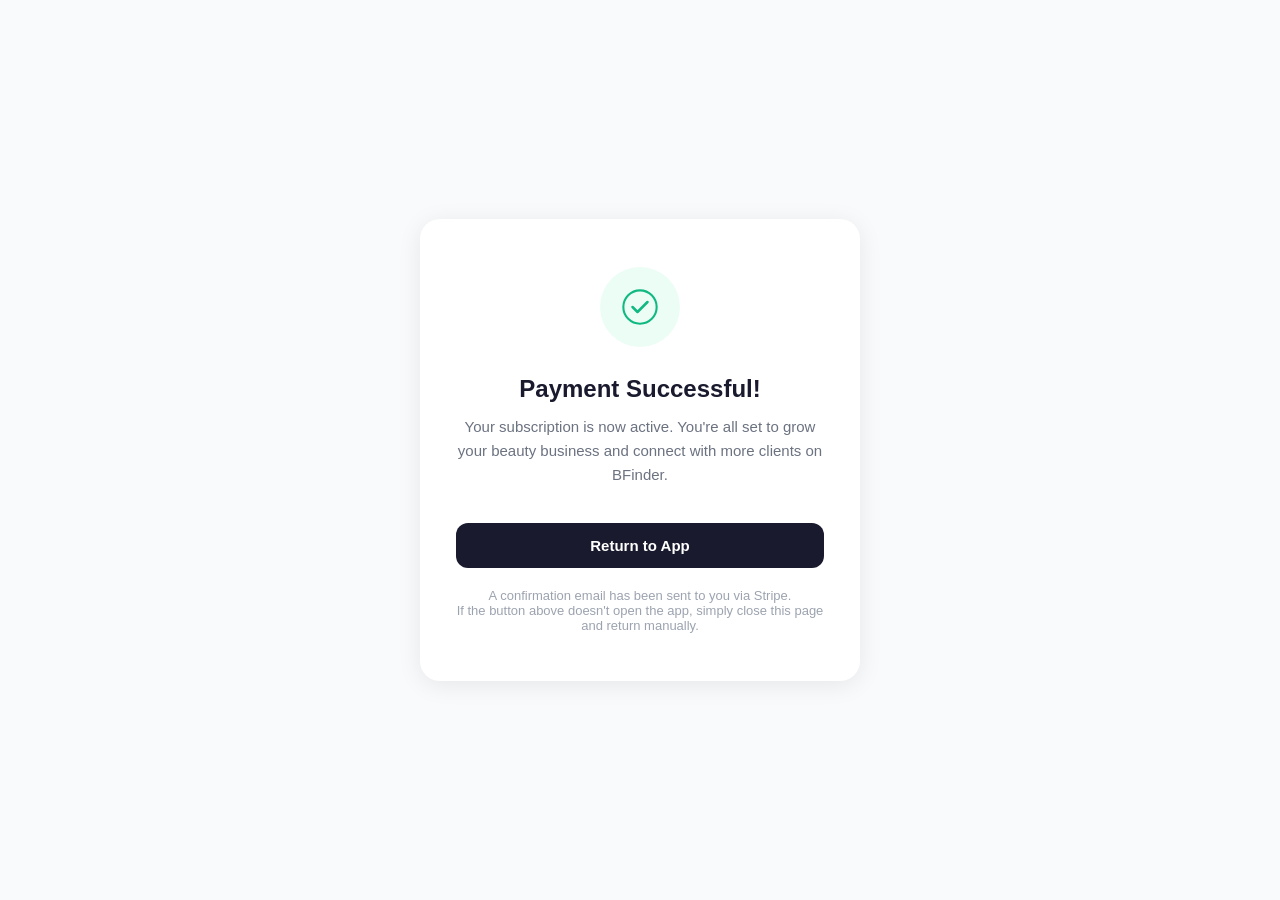
<file: success.html>
<!DOCTYPE html>
<html lang="en">
<head>
  <meta charset="UTF-8" />
  <meta name="viewport" content="width=device-width, initial-scale=1.0" />
  <title>Payment Successful – BFinder</title>
  <style>
    * { box-sizing: border-box; margin: 0; padding: 0; }
    body {
      font-family: -apple-system, BlinkMacSystemFont, "Segoe UI", Roboto, sans-serif;
      background: #f9fafb;
      color: #1a1a2e;
      min-height: 100vh;
      display: flex;
      align-items: center;
      justify-content: center;
      padding: 24px 16px;
    }
    .card {
      max-width: 440px;
      width: 100%;
      background: #ffffff;
      border-radius: 20px;
      box-shadow: 0 4px 24px rgba(0, 0, 0, 0.08);
      padding: 48px 36px;
      text-align: center;
    }
    .icon-circle {
      width: 80px;
      height: 80px;
      border-radius: 50%;
      background: #ecfdf5;
      display: flex;
      align-items: center;
      justify-content: center;
      margin: 0 auto 28px;
    }
    .checkmark {
      width: 40px;
      height: 40px;
      stroke: #10b981;
      stroke-width: 3;
      fill: none;
      stroke-linecap: round;
      stroke-linejoin: round;
    }
    h1 {
      font-size: 24px;
      font-weight: 700;
      color: #1a1a2e;
      margin-bottom: 12px;
    }
    .subtitle {
      font-size: 15px;
      color: #6b7280;
      line-height: 1.6;
      margin-bottom: 36px;
    }
    .btn {
      display: inline-block;
      background: #1a1a2e;
      color: #ffffff;
      font-size: 15px;
      font-weight: 600;
      padding: 14px 32px;
      border-radius: 12px;
      text-decoration: none;
      transition: background 0.2s;
      cursor: pointer;
      border: none;
      width: 100%;
    }
    .btn:hover { background: #2d2d44; }
    .note {
      margin-top: 20px;
      font-size: 13px;
      color: #9ca3af;
    }
  </style>
</head>
<body>
  <div class="card">
    <div class="icon-circle">
      <svg class="checkmark" viewBox="0 0 48 48">
        <circle cx="24" cy="24" r="20" stroke="#10b981" stroke-width="2.5" fill="none"/>
        <polyline points="15,24 21,30 33,18"/>
      </svg>
    </div>

    <h1>Payment Successful!</h1>
    <p class="subtitle">
      Your subscription is now active. You're all set to grow your beauty business
      and connect with more clients on BFinder.
    </p>

    <a class="btn" href="bfinder://subscription">Return to App</a>

    <p class="note">
      A confirmation email has been sent to you via Stripe.<br/>
      If the button above doesn't open the app, simply close this page and return manually.
    </p>
  </div>
</body>
</html>
</file>
<file: styles/landing.css>
/* ========================
   CSS Variables / Tokens
   ======================== */
:root {
  --dark:    #301934;
  --darker:  #1e0f22;
  --darkest: #130a16;
  --mid:     #4a2f54;
  --gold:    #dec583;
  --gold-lt: #edd89a;
  --cream:   #F5E6D3;
  --white:   #ffffff;
  --gray:    #9BA1A6;
  --success: #34A853;
  --radius:  18px;
  --shadow:  0 24px 64px rgba(0,0,0,0.4);
}

/* ========================
   Reset & Base
   ======================== */
*, *::before, *::after { box-sizing: border-box; margin: 0; padding: 0; }
html { scroll-behavior: smooth; }
body {
  font-family: 'Inter', -apple-system, BlinkMacSystemFont, "Segoe UI", Roboto, sans-serif;
  background: var(--darkest);
  color: var(--white);
  line-height: 1.6;
  -webkit-font-smoothing: antialiased;
}
img { max-width: 100%; display: block; }
a { color: inherit; text-decoration: none; }

/* ========================
   Utility Classes
   ======================== */
.gold    { color: var(--gold); }
.cream   { color: var(--cream); }
.muted   { color: var(--gray); }
.center  { text-align: center; }

/* ========================
   Nav
   ======================== */
nav {
  position: fixed;
  top: 0; left: 0; right: 0;
  z-index: 100;
  display: flex;
  align-items: center;
  justify-content: space-between;
  padding: 18px 48px;
  background: rgba(19, 10, 22, 0.82);
  backdrop-filter: blur(16px);
  -webkit-backdrop-filter: blur(16px);
  border-bottom: 1px solid rgba(222, 197, 131, 0.1);
  transition: padding 0.3s;
}
.nav-logo {
  font-size: 20px;
  font-weight: 800;
  letter-spacing: -0.5px;
  color: var(--gold);
  display: flex;
  align-items: center;
  gap: 10px;
}
.nav-logo .logo-icon {
  width: 36px; height: 36px;
  background: linear-gradient(135deg, var(--gold), var(--cream));
  border-radius: 10px;
  display: flex; align-items: center; justify-content: center;
  font-size: 18px;
}
.nav-links {
  display: flex;
  gap: 36px;
  list-style: none;
  font-size: 15px;
  font-weight: 500;
  color: var(--cream);
}
.nav-links a:hover { color: var(--gold); transition: color 0.2s; }
.nav-cta {
  background: var(--gold);
  color: var(--darker);
  font-weight: 700;
  font-size: 14px;
  padding: 10px 22px;
  border-radius: 50px;
  white-space: nowrap;
  transition: background 0.2s, transform 0.2s;
}
.nav-cta:hover { background: var(--gold-lt); transform: scale(1.03); }

/* ========================
   Hero
   ======================== */
.hero {
  min-height: 100vh;
  display: flex;
  align-items: center;
  justify-content: center;
  position: relative;
  overflow: hidden;
  padding: 120px 24px 80px;
  background:
    radial-gradient(ellipse 80% 60% at 50% -10%, rgba(222,197,131,0.18) 0%, transparent 70%),
    radial-gradient(ellipse 60% 80% at 90% 50%, rgba(74,47,84,0.5) 0%, transparent 60%),
    linear-gradient(180deg, #1e0f22 0%, #130a16 100%);
}
.hero::before {
  content: '';
  position: absolute;
  width: 700px; height: 700px;
  border-radius: 50%;
  background: radial-gradient(circle, rgba(222,197,131,0.08) 0%, transparent 70%);
  top: -200px; right: -200px;
  pointer-events: none;
}
.hero-inner {
  max-width: 1100px;
  margin: auto;
  display: grid;
  grid-template-columns: 1fr 1fr;
  gap: 70px;
  align-items: center;
}
.hero-badge {
  display: inline-flex;
  align-items: center;
  gap: 8px;
  background: rgba(222,197,131,0.12);
  border: 1px solid rgba(222,197,131,0.3);
  border-radius: 50px;
  padding: 6px 16px;
  font-size: 13px;
  font-weight: 600;
  color: var(--gold);
  margin-bottom: 24px;
}
.hero-badge .dot {
  width: 7px; height: 7px;
  background: var(--success);
  border-radius: 50%;
  animation: pulse 2s infinite;
}
@keyframes pulse {
  0%,100% { opacity: 1; transform: scale(1); }
  50%      { opacity: 0.5; transform: scale(1.4); }
}
.hero h1 {
  font-size: clamp(40px, 5.5vw, 70px);
  font-weight: 900;
  line-height: 1.05;
  letter-spacing: -2px;
  margin-bottom: 24px;
}
.hero h1 span.gradient {
  background: linear-gradient(90deg, var(--gold), var(--cream));
  -webkit-background-clip: text;
  -webkit-text-fill-color: transparent;
  background-clip: text;
}
.hero-sub {
  font-size: 18px;
  color: rgba(245,230,211,0.75);
  max-width: 480px;
  margin-bottom: 44px;
  font-weight: 400;
  line-height: 1.7;
}
.hero-ctas {
  display: flex;
  gap: 16px;
  flex-wrap: wrap;
  margin-bottom: 52px;
}
.btn-store {
  display: flex;
  align-items: center;
  gap: 12px;
  background: var(--white);
  color: var(--darkest);
  padding: 14px 24px;
  border-radius: 14px;
  font-weight: 700;
  font-size: 15px;
  transition: transform 0.2s, box-shadow 0.2s;
  box-shadow: 0 8px 32px rgba(0,0,0,0.35);
}
.btn-store:hover { transform: translateY(-3px); box-shadow: 0 16px 40px rgba(0,0,0,0.5); }
.btn-store .store-icon { font-size: 26px; line-height: 1; }
.btn-store .store-text { display: flex; flex-direction: column; line-height: 1.2; }
.btn-store .store-text small { font-size: 11px; font-weight: 400; color: #555; }
.btn-store.dark { background: var(--darker); color: var(--white); border: 1px solid rgba(222,197,131,0.3); }
.btn-store.dark .store-text small { color: var(--gray); }
.hero-stats {
  display: flex;
  gap: 36px;
}
.stat {
  display: flex;
  flex-direction: column;
}
.stat-num {
  font-size: 28px;
  font-weight: 800;
  color: var(--gold);
  letter-spacing: -1px;
}
.stat-label {
  font-size: 13px;
  color: var(--gray);
  margin-top: 2px;
}

/* Phone mockup */
.hero-visual {
  display: flex;
  justify-content: center;
  align-items: center;
  position: relative;
}
.phone-wrap {
  position: relative;
  display: flex;
  gap: 18px;
  align-items: flex-end;
}
.phone {
  width: 220px;
  height: 440px;
  background: linear-gradient(160deg, #2a1a30 0%, #1a0f20 100%);
  border-radius: 36px;
  border: 2px solid rgba(222,197,131,0.25);
  box-shadow: 0 40px 80px rgba(0,0,0,0.7), inset 0 1px 0 rgba(255,255,255,0.1);
  overflow: hidden;
  position: relative;
  flex-shrink: 0;
}
.phone::before {
  content: '';
  position: absolute;
  top: 12px; left: 50%; transform: translateX(-50%);
  width: 60px; height: 5px;
  background: rgba(222,197,131,0.3);
  border-radius: 3px;
}
.phone.main {
  width: 240px;
  height: 490px;
  z-index: 2;
  transform: translateY(-20px);
}
.phone-screen {
  width: 100%; height: 100%;
  padding: 30px 16px 16px;
  display: flex;
  flex-direction: column;
  gap: 10px;
  overflow: hidden;
}
.phone-header {
  display: flex;
  align-items: center;
  justify-content: space-between;
  margin-bottom: 6px;
}
.phone-title { font-size: 15px; font-weight: 700; color: var(--gold); }
.avatar-row { display: flex; gap: -6px; }
.avatar {
  width: 26px; height: 26px; border-radius: 50%;
  border: 2px solid var(--darker);
  margin-left: -6px;
  font-size: 10px;
  display: flex; align-items: center; justify-content: center;
  font-weight: 700;
}
.search-bar {
  background: rgba(255,255,255,0.07);
  border: 1px solid rgba(222,197,131,0.2);
  border-radius: 10px;
  padding: 9px 14px;
  font-size: 11px;
  color: rgba(245,230,211,0.5);
  display: flex;
  align-items: center;
  gap: 8px;
}
.search-bar span { font-size: 14px; }
.filter-chips {
  display: flex;
  gap: 6px;
  overflow: hidden;
}
.chip {
  background: rgba(222,197,131,0.12);
  border: 1px solid rgba(222,197,131,0.25);
  border-radius: 50px;
  padding: 4px 12px;
  font-size: 10px;
  color: var(--gold);
  white-space: nowrap;
  font-weight: 600;
}
.chip.active { background: var(--gold); color: var(--darker); }
.expert-card {
  background: rgba(255,255,255,0.05);
  border: 1px solid rgba(255,255,255,0.08);
  border-radius: 14px;
  padding: 12px;
  display: flex;
  gap: 10px;
  align-items: center;
}
.expert-card .avatar-big {
  width: 44px; height: 44px;
  border-radius: 12px;
  font-size: 20px;
  display: flex; align-items: center; justify-content: center;
  flex-shrink: 0;
}
.expert-card .info { flex: 1; }
.expert-card .name { font-size: 12px; font-weight: 700; color: var(--cream); }
.expert-card .role { font-size: 10px; color: var(--gray); margin-top: 1px; }
.expert-card .stars { font-size: 10px; color: var(--gold); margin-top: 4px; }
.expert-card .follow-btn {
  background: var(--gold);
  color: var(--darker);
  border-radius: 8px;
  padding: 4px 10px;
  font-size: 10px;
  font-weight: 700;
}
.map-mini {
  flex: 1;
  background: linear-gradient(135deg, #1a2a1a 0%, #0d1a0d 100%);
  border-radius: 12px;
  position: relative;
  overflow: hidden;
  min-height: 80px;
}
.map-mini::before {
  content: '';
  position: absolute;
  inset: 0;
  background: url("data:image/svg+xml,%3Csvg xmlns='http://www.w3.org/2000/svg' width='60' height='60'%3E%3Cpath d='M0 30 L60 30 M30 0 L30 60' stroke='rgba(255,255,255,0.04)' stroke-width='1'/%3E%3C/svg%3E") repeat;
}
.map-pin {
  position: absolute;
  font-size: 14px;
  color: var(--gold);
  filter: drop-shadow(0 2px 4px rgba(0,0,0,0.6));
  line-height: 1;
}
.phone-glow {
  position: absolute;
  width: 300px; height: 300px;
  border-radius: 50%;
  background: radial-gradient(circle, rgba(222,197,131,0.15) 0%, transparent 70%);
  top: 50%; left: 50%;
  transform: translate(-50%,-50%);
  pointer-events: none;
  z-index: -1;
}

/* ========================
   Section Base
   ======================== */
section { padding: 100px 24px; }
.section-inner { max-width: 1100px; margin: auto; }
.section-tag {
  font-size: 13px;
  font-weight: 700;
  letter-spacing: 2px;
  text-transform: uppercase;
  color: var(--gold);
  margin-bottom: 14px;
}
.section-title {
  font-size: clamp(32px, 4vw, 54px);
  font-weight: 800;
  letter-spacing: -1.5px;
  line-height: 1.1;
  margin-bottom: 20px;
}
.section-sub {
  font-size: 18px;
  color: rgba(245,230,211,0.6);
  max-width: 560px;
  line-height: 1.7;
}

/* ========================
   Features Section
   ======================== */
.features {
  background: linear-gradient(180deg, var(--darkest) 0%, var(--darker) 100%);
}

/* Accessibility utility: visually hidden but keyboard-focusable */
.sr-only {
  position: absolute !important;
  width: 1px; height: 1px;
  padding: 0; margin: -1px;
  overflow: hidden; clip: rect(0, 0, 0, 0);
  white-space: nowrap; border: 0;
}
.sr-only:focus, .sr-only:active {
  position: static !important;
  width: auto; height: auto;
  margin: 0; overflow: visible; clip: auto;
  white-space: normal;
}

/* Footer subtle link (visible but low-contrast) */
.footer-link {
  font-size: 13px;
  color: rgba(255,255,255,0.72);
  opacity: 0.85;
  margin-left: 12px;
  padding-left: 12px;
  border-left: 1px solid rgba(255,255,255,0.04);
  text-decoration: none;
}
.footer-link:hover {
  color: var(--gold);
  opacity: 1;
}
.features-grid {
  display: grid;
  grid-template-columns: repeat(3, 1fr);
  gap: 24px;
  margin-top: 64px;
}
.feature-card {
  background: rgba(255,255,255,0.04);
  border: 1px solid rgba(222,197,131,0.1);
  border-radius: var(--radius);
  padding: 32px 28px;
  transition: border-color 0.3s, transform 0.3s, background 0.3s;
  cursor: default;
}
.feature-card:hover {
  border-color: rgba(222,197,131,0.35);
  background: rgba(255,255,255,0.07);
  transform: translateY(-6px);
}
.feature-icon {
  width: 56px; height: 56px;
  background: linear-gradient(135deg, rgba(222,197,131,0.2), rgba(222,197,131,0.06));
  border-radius: 14px;
  display: flex;
  align-items: center;
  justify-content: center;
  font-size: 26px;
  margin-bottom: 24px;
  border: 1px solid rgba(222,197,131,0.2);
}
.feature-card h3 {
  font-size: 18px;
  font-weight: 700;
  margin-bottom: 10px;
  color: var(--cream);
}
.feature-card p {
  font-size: 15px;
  color: var(--gray);
  line-height: 1.65;
}

/* ========================
   How It Works
   ======================== */
.how {
  background: var(--darker);
  position: relative;
  overflow: hidden;
}
.how::before {
  content: '';
  position: absolute;
  width: 600px; height: 600px;
  border-radius: 50%;
  background: radial-gradient(circle, rgba(222,197,131,0.06) 0%, transparent 70%);
  bottom: -200px; left: -200px;
}
.how-steps {
  display: grid;
  grid-template-columns: repeat(3, 1fr);
  gap: 40px;
  margin-top: 64px;
  position: relative;
}
.how-steps::before {
  content: '';
  position: absolute;
  top: 36px; left: calc(16.67% + 20px); right: calc(16.67% + 20px);
  height: 1px;
  background: linear-gradient(90deg, transparent, rgba(222,197,131,0.3), rgba(222,197,131,0.3), transparent);
  z-index: 0;
}
.step {
  display: flex;
  flex-direction: column;
  align-items: center;
  text-align: center;
  position: relative;
  z-index: 1;
}
.step-num {
  width: 72px; height: 72px;
  border-radius: 50%;
  background: linear-gradient(135deg, var(--gold), #c5a85a);
  color: var(--darker);
  font-size: 28px;
  font-weight: 900;
  display: flex;
  align-items: center;
  justify-content: center;
  margin-bottom: 28px;
  box-shadow: 0 8px 32px rgba(222,197,131,0.4);
}
.step h3 {
  font-size: 19px;
  font-weight: 700;
  margin-bottom: 12px;
  color: var(--cream);
}
.step p {
  font-size: 15px;
  color: var(--gray);
  line-height: 1.65;
  max-width: 260px;
}

/* ========================
   For Experts Section
   ======================== */
.for-experts {
  background: var(--darkest);
}
.experts-split {
  display: grid;
  grid-template-columns: 1fr 1fr;
  gap: 80px;
  align-items: center;
}
.experts-visual {
  position: relative;
}
.expert-profile-card {
  background: linear-gradient(160deg, rgba(74,47,84,0.6) 0%, rgba(30,15,34,0.9) 100%);
  border: 1px solid rgba(222,197,131,0.2);
  border-radius: 24px;
  padding: 32px;
  box-shadow: var(--shadow);
}
.profile-header {
  display: flex;
  align-items: center;
  gap: 18px;
  margin-bottom: 24px;
}
.profile-avatar-big {
  width: 72px; height: 72px;
  border-radius: 18px;
  background: linear-gradient(135deg, var(--gold), var(--cream));
  display: flex; align-items: center; justify-content: center;
  font-size: 32px;
}
.profile-info h4 { font-size: 19px; font-weight: 700; color: var(--cream); }
.profile-info .role-badge {
  display: inline-block;
  background: rgba(222,197,131,0.15);
  border: 1px solid rgba(222,197,131,0.3);
  border-radius: 50px;
  padding: 3px 12px;
  font-size: 12px;
  font-weight: 600;
  color: var(--gold);
  margin-top: 6px;
}
.profile-stats {
  display: grid;
  grid-template-columns: repeat(3, 1fr);
  gap: 12px;
  margin-bottom: 24px;
}
.pstat {
  background: rgba(255,255,255,0.05);
  border-radius: 12px;
  padding: 14px;
  text-align: center;
}
.pstat-num { font-size: 22px; font-weight: 800; color: var(--gold); }
.pstat-label { font-size: 11px; color: var(--gray); margin-top: 2px; }
.photo-grid {
  display: grid;
  grid-template-columns: repeat(3, 1fr);
  gap: 8px;
}
.photo-tile {
  aspect-ratio: 1;
  border-radius: 10px;
  overflow: hidden;
}
.experts-content .section-sub { color: rgba(245,230,211,0.65); }
.benefit-list {
  list-style: none;
  margin: 36px 0;
  display: flex;
  flex-direction: column;
  gap: 16px;
}
.benefit-list li {
  display: flex;
  align-items: flex-start;
  gap: 14px;
  font-size: 16px;
  color: rgba(245,230,211,0.8);
  line-height: 1.5;
}
.benefit-list li .check {
  width: 24px; height: 24px;
  background: rgba(52,168,83,0.2);
  border-radius: 50%;
  display: flex; align-items: center; justify-content: center;
  font-size: 13px;
  flex-shrink: 0;
  margin-top: 2px;
  border: 1px solid rgba(52,168,83,0.4);
}
.btn-gold {
  display: inline-flex;
  align-items: center;
  gap: 10px;
  background: linear-gradient(135deg, var(--gold), #c5a85a);
  color: var(--darker);
  padding: 16px 32px;
  border-radius: 50px;
  font-weight: 700;
  font-size: 16px;
  transition: transform 0.2s, box-shadow 0.2s;
  box-shadow: 0 8px 32px rgba(222,197,131,0.35);
}
.btn-gold:hover { transform: translateY(-3px); box-shadow: 0 16px 48px rgba(222,197,131,0.5); }

/* ========================
   Specialties Section
   ======================== */
.specialties {
  background: linear-gradient(180deg, var(--darker) 0%, var(--darkest) 100%);
  text-align: center;
}
.specialties-grid {
  display: flex;
  flex-wrap: wrap;
  justify-content: center;
  gap: 16px;
  margin-top: 56px;
}
.specialty-pill {
  display: flex;
  align-items: center;
  gap: 10px;
  background: rgba(255,255,255,0.05);
  border: 1px solid rgba(222,197,131,0.15);
  border-radius: 50px;
  padding: 14px 24px;
  font-size: 15px;
  font-weight: 600;
  color: var(--cream);
  transition: background 0.2s, border-color 0.2s, transform 0.2s;
  cursor: default;
}
.specialty-pill:hover {
  background: rgba(222,197,131,0.12);
  border-color: rgba(222,197,131,0.4);
  transform: translateY(-3px);
}
.specialty-pill .sp-icon { font-size: 22px; }

/* ========================
   Testimonials
   ======================== */
.testimonials {
  background: var(--darkest);
}
.testimonials-grid {
  display: grid;
  grid-template-columns: repeat(3, 1fr);
  gap: 24px;
  margin-top: 64px;
}
.tcard {
  background: rgba(255,255,255,0.04);
  border: 1px solid rgba(255,255,255,0.07);
  border-radius: var(--radius);
  padding: 28px;
  transition: border-color 0.3s;
}
.tcard:hover { border-color: rgba(222,197,131,0.25); }
.tcard-stars { color: var(--gold); font-size: 16px; margin-bottom: 16px; }
.tcard-text {
  font-size: 15px;
  color: rgba(245,230,211,0.75);
  line-height: 1.7;
  margin-bottom: 24px;
  font-style: italic;
}
.tcard-author {
  display: flex;
  align-items: center;
  gap: 12px;
}
.tcard-avatar {
  width: 42px; height: 42px;
  border-radius: 50%;
  display: flex; align-items: center; justify-content: center;
  font-size: 18px;
  flex-shrink: 0;
  border: 2px solid rgba(222,197,131,0.3);
}
.tcard-author-info .name { font-size: 14px; font-weight: 700; color: var(--cream); }
.tcard-author-info .role { font-size: 12px; color: var(--gray); margin-top: 2px; }

/* ========================
   Download CTA
   ======================== */
.download-cta {
  background: linear-gradient(135deg, rgba(74,47,84,0.8) 0%, var(--darker) 100%);
  border-top: 1px solid rgba(222,197,131,0.1);
  border-bottom: 1px solid rgba(222,197,131,0.1);
  text-align: center;
  padding: 120px 24px;
}
.download-cta .section-title { font-size: clamp(36px, 5vw, 60px); }
.download-cta .section-sub { margin: 0 auto 52px; }
.download-btns {
  display: flex;
  justify-content: center;
  gap: 16px;
  flex-wrap: wrap;
}

/* ========================
   Footer
   ======================== */
footer {
  background: var(--darkest);
  padding: 60px 24px 40px;
  border-top: 1px solid rgba(255,255,255,0.06);
}
.footer-inner {
  max-width: 1100px;
  margin: auto;
}
.footer-top {
  display: grid;
  grid-template-columns: 2fr 1fr 1fr 1fr;
  gap: 40px;
  margin-bottom: 60px;
}
.footer-brand p {
  font-size: 15px;
  color: var(--gray);
  line-height: 1.7;
  margin: 16px 0 24px;
  max-width: 280px;
}
.footer-col h5 {
  font-size: 14px;
  font-weight: 700;
  letter-spacing: 1px;
  text-transform: uppercase;
  color: var(--gold);
  margin-bottom: 20px;
}
.footer-col ul { list-style: none; display: flex; flex-direction: column; gap: 10px; }
.footer-col ul a { font-size: 14px; color: var(--gray); transition: color 0.2s; }
.footer-col ul a:hover { color: var(--cream); }
.footer-bottom {
  border-top: 1px solid rgba(255,255,255,0.06);
  padding-top: 28px;
  display: flex;
  align-items: center;
  justify-content: space-between;
  font-size: 13px;
  color: var(--gray);
  flex-wrap: wrap;
  gap: 12px;
}
.footer-bottom a { color: var(--gray); transition: color 0.2s; }
.footer-bottom a:hover { color: var(--gold); }

/* ========================
   Responsive
   ======================== */
@media (max-width: 900px) {
  nav { padding: 16px 24px; }
  .nav-links { display: none; }
  .hero-inner { grid-template-columns: 1fr; text-align: center; gap: 60px; }
  .hero-sub { margin: 0 auto 40px; }
  .hero-ctas { justify-content: center; }
  .hero-stats { justify-content: center; }
  .hero-visual { order: -1; }
  .phone-wrap { justify-content: center; }
  .features-grid { grid-template-columns: 1fr 1fr; }
  .how-steps { grid-template-columns: 1fr; }
  .how-steps::before { display: none; }
  .experts-split { grid-template-columns: 1fr; gap: 50px; }
  .testimonials-grid { grid-template-columns: 1fr 1fr; }
  .footer-top { grid-template-columns: 1fr 1fr; }
}
@media (max-width: 600px) {
  .features-grid { grid-template-columns: 1fr; }
  .testimonials-grid { grid-template-columns: 1fr; }
  .footer-top { grid-template-columns: 1fr; }
  .hero-ctas { flex-direction: column; align-items: center; }
  .phone-wrap .phone:not(.main) { display: none; }
  .phone.main { width: 200px; height: 420px; }
  .profile-stats { grid-template-columns: repeat(3, 1fr); }
}
@media (max-width: 420px) {
  .hero h1 { font-size: 36px; letter-spacing: -1.5px; }
  section { padding: 72px 20px; }
}

/* ========================
   Social Links (Footer)
   ======================== */
.social-links {
  display: flex;
  gap: 10px;
  margin-top: 4px;
}
.social-btn {
  width: 36px; height: 36px;
  background: rgba(255,255,255,0.07);
  border-radius: 8px;
  display: flex;
  align-items: center;
  justify-content: center;
  font-size: 15px;
  color: var(--gray);
  transition: background 0.2s, color 0.2s;
  border: 1px solid rgba(255,255,255,0.06);
}
.social-btn:hover {
  background: rgba(222,197,131,0.15);
  color: var(--gold);
}

/* ============================================================
   Enhanced Animations
   ============================================================ */

/* — Keyframes — */
@keyframes float {
  0%, 100% { transform: translateY(-20px); }
  50%       { transform: translateY(-38px); }
}
@keyframes floatSub {
  0%, 100% { transform: translateY(0); }
  50%       { transform: translateY(-14px); }
}
@keyframes gradientPan {
  0%   { background-position: 0% center; }
  100% { background-position: 200% center; }
}
@keyframes glowPulse {
  0%, 100% { box-shadow: 0 8px 32px rgba(222,197,131,0.4); }
  50%       { box-shadow: 0 8px 56px rgba(222,197,131,0.85), 0 0 80px rgba(222,197,131,0.25); }
}
@keyframes badgeGlow {
  0%, 100% { border-color: rgba(222,197,131,0.3); box-shadow: none; }
  50%       { border-color: rgba(222,197,131,0.7); box-shadow: 0 0 18px rgba(222,197,131,0.22); }
}
@keyframes glowBreath {
  0%, 100% { opacity: 0.5; transform: translate(-50%,-50%) scale(1); }
  50%       { opacity: 1;   transform: translate(-50%,-50%) scale(1.28); }
}
@keyframes shimmer {
  0%   { background-position: -200% center; }
  100% { background-position: 200% center; }
}
@keyframes marquee {
  from { transform: translateX(0); }
  to   { transform: translateX(-50%); }
}
@keyframes orbFloat {
  0%, 100% { transform: translate(0, 0) scale(1); }
  33%       { transform: translate(50px, -30px) scale(1.12); }
  66%       { transform: translate(-25px, 25px) scale(0.94); }
}
@keyframes fadeInUp {
  from { opacity: 0; transform: translateY(40px); }
  to   { opacity: 1; transform: translateY(0); }
}

/* — Hero aurora orb — */
.hero::after {
  content: '';
  position: absolute;
  width: 520px; height: 520px;
  border-radius: 50%;
  background: radial-gradient(circle, rgba(74,47,84,0.38) 0%, transparent 70%);
  bottom: -120px; left: 5%;
  pointer-events: none;
  animation: orbFloat 9s ease-in-out infinite;
}

/* — Animated hero gradient text — */
.hero h1 span.gradient {
  background: linear-gradient(90deg, var(--gold), #f7d98e, var(--cream), #f0b67e, var(--gold));
  background-size: 200% auto;
  -webkit-background-clip: text;
  -webkit-text-fill-color: transparent;
  background-clip: text;
  animation: gradientPan 3.5s linear infinite;
}

/* — Hero badge breathing border — */
.hero-badge {
  animation: badgeGlow 2.5s ease-in-out infinite;
}

/* — Phone floating — */
.phone.main {
  animation: float 4.5s ease-in-out infinite;
  will-change: transform;
}
.phone:not(.main) {
  animation: floatSub 4.5s ease-in-out infinite;
  animation-delay: 0.7s;
  will-change: transform;
}

/* — Phone glow breathing — */
.phone-glow {
  animation: glowBreath 3.5s ease-in-out infinite;
}

/* — Step number glow — */
.step-num {
  animation: glowPulse 2.5s ease-in-out infinite;
}

/* — Feature card enhanced hover — */
.feature-card {
  transition: border-color 0.35s,
              transform 0.4s cubic-bezier(0.34, 1.56, 0.64, 1),
              background 0.35s,
              box-shadow 0.35s;
}
.feature-card:hover {
  transform: translateY(-12px) scale(1.025);
  box-shadow: 0 24px 64px rgba(0,0,0,0.45), 0 0 40px rgba(222,197,131,0.07);
}

/* — Feature icon shimmer on hover — */
.feature-card:hover .feature-icon {
  background: linear-gradient(120deg,
    rgba(222,197,131,0.08) 0%,
    rgba(222,197,131,0.45) 50%,
    rgba(222,197,131,0.08) 100%
  );
  background-size: 200% auto;
  animation: shimmer 0.8s ease forwards;
  border-color: rgba(222,197,131,0.6);
}

/* — Testimonial card tilt on hover — */
.tcard {
  transition: border-color 0.35s,
              transform 0.4s cubic-bezier(0.34, 1.56, 0.64, 1),
              box-shadow 0.35s;
}
.tcard:hover {
  transform: translateY(-8px) rotate(-0.5deg);
  box-shadow: 0 20px 56px rgba(0,0,0,0.4);
}

/* — Specialty pills marquee — */
.specialties-grid {
  overflow: hidden;
  display: block;
  padding: 6px 0;
  flex-wrap: unset;
  justify-content: unset;
  -webkit-mask-image: linear-gradient(90deg, transparent 0%, black 8%, black 92%, transparent 100%);
  mask-image: linear-gradient(90deg, transparent 0%, black 8%, black 92%, transparent 100%);
}
.specialties-track {
  display: flex;
  gap: 16px;
  width: max-content;
  animation: marquee 30s linear infinite;
}
.specialties-track:hover { animation-play-state: paused; }
.specialty-pill { flex-shrink: 0; }

/* — Sheen flash on CTA buttons — */
.btn-gold,
.nav-cta,
.btn-store {
  position: relative;
  overflow: hidden;
}
.btn-gold::after,
.nav-cta::after,
.btn-store::after {
  content: '';
  position: absolute;
  inset: 0;
  background: linear-gradient(120deg, transparent 30%, rgba(255,255,255,0.18) 50%, transparent 70%);
  transform: translateX(-100%);
  transition: transform 0.4s ease;
  border-radius: inherit;
  pointer-events: none;
}
.btn-gold:hover::after,
.nav-cta:hover::after,
.btn-store:hover::after {
  transform: translateX(100%);
}

/* — Scroll reveal base states — */
.reveal {
  opacity: 0;
  transform: translateY(40px);
  transition: opacity 0.75s cubic-bezier(0.16, 1, 0.3, 1),
              transform 0.75s cubic-bezier(0.16, 1, 0.3, 1);
  transition-delay: var(--reveal-delay, 0s);
  will-change: opacity, transform;
}
.reveal.is-visible { opacity: 1; transform: translateY(0); }

.reveal-left {
  opacity: 0;
  transform: translateX(-56px);
  transition: opacity 0.8s cubic-bezier(0.16, 1, 0.3, 1),
              transform 0.8s cubic-bezier(0.16, 1, 0.3, 1);
  transition-delay: var(--reveal-delay, 0s);
  will-change: opacity, transform;
}
.reveal-left.is-visible { opacity: 1; transform: translateX(0); }

.reveal-right {
  opacity: 0;
  transform: translateX(56px);
  transition: opacity 0.8s cubic-bezier(0.16, 1, 0.3, 1),
              transform 0.8s cubic-bezier(0.16, 1, 0.3, 1);
  transition-delay: var(--reveal-delay, 0s);
  will-change: opacity, transform;
}
.reveal-right.is-visible { opacity: 1; transform: translateX(0); }

.reveal-scale {
  opacity: 0;
  transform: scale(0.8);
  transition: opacity 0.65s cubic-bezier(0.16, 1, 0.3, 1),
              transform 0.65s cubic-bezier(0.16, 1, 0.3, 1);
  transition-delay: var(--reveal-delay, 0s);
  will-change: opacity, transform;
}
.reveal-scale.is-visible { opacity: 1; transform: scale(1); }

/* — Stagger delays via nth-child — */
.features-grid .reveal:nth-child(1) { --reveal-delay: 0s; }
.features-grid .reveal:nth-child(2) { --reveal-delay: 0.08s; }
.features-grid .reveal:nth-child(3) { --reveal-delay: 0.16s; }
.features-grid .reveal:nth-child(4) { --reveal-delay: 0.24s; }
.features-grid .reveal:nth-child(5) { --reveal-delay: 0.32s; }
.features-grid .reveal:nth-child(6) { --reveal-delay: 0.40s; }

.how-steps .reveal-scale:nth-child(1) { --reveal-delay: 0s; }
.how-steps .reveal-scale:nth-child(2) { --reveal-delay: 0.13s; }
.how-steps .reveal-scale:nth-child(3) { --reveal-delay: 0.26s; }

.testimonials-grid .reveal:nth-child(1) { --reveal-delay: 0s; }
.testimonials-grid .reveal:nth-child(2) { --reveal-delay: 0.1s; }
.testimonials-grid .reveal:nth-child(3) { --reveal-delay: 0.2s; }

/* — Reduced motion — */
@media (prefers-reduced-motion: reduce) {
  .reveal, .reveal-left, .reveal-right, .reveal-scale {
    opacity: 1 !important; transform: none !important; transition: none !important;
  }
  .phone.main     { animation: none; transform: translateY(-20px); }
  .phone:not(.main) { animation: none; }
  .phone-glow     { animation: none; }
  .hero-badge     { animation: none; }
  .hero::after    { animation: none; }
  .step-num       { animation: none; }
  .specialties-track { animation: none; }
  .hero h1 span.gradient { animation: none; background-position: 0 center; }
}
</file>
